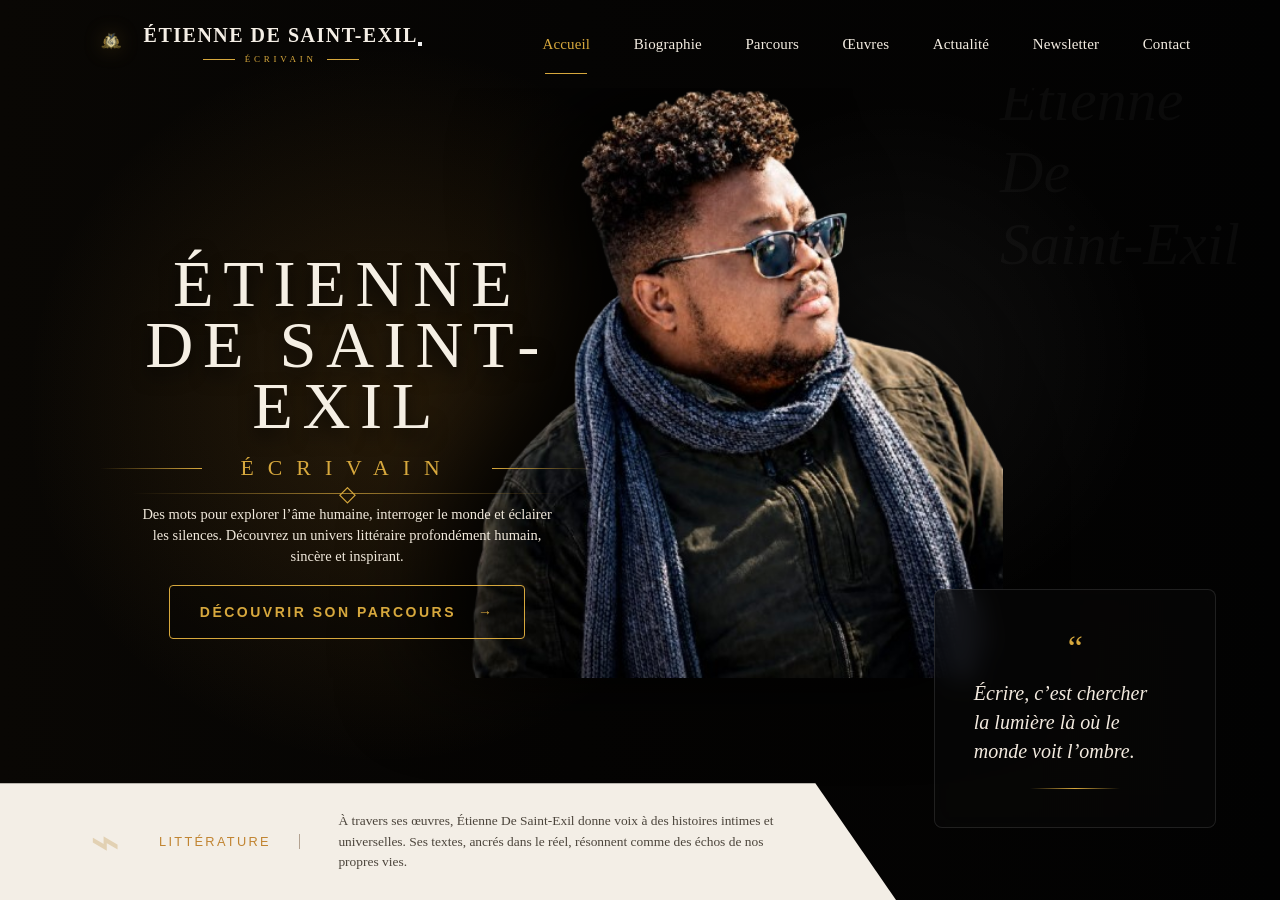
<file: saint-exil-site/index.html>
<!DOCTYPE html>
<html lang="fr">
<head>
  <meta charset="UTF-8" />
  <meta name="viewport" content="width=device-width, initial-scale=1.0" />
  <link rel="icon" href="favicon.png" type="image/png" />
  <title>Étienne De Saint-Exil | Écrivain</title>

  <style>
    * {
      margin: 0;
      padding: 0;
      box-sizing: border-box;
    }

    body {
      font-family: Georgia, "Times New Roman", serif;
      background: #050403;
      color: #f5efe4;
      overflow-x: hidden;
    }

    .page {
      min-height: 100vh;
      background:
        radial-gradient(circle at 30% 45%, rgba(188, 127, 36, 0.18), transparent 35%),
        radial-gradient(circle at 70% 40%, rgba(255, 255, 255, 0.05), transparent 25%),
        linear-gradient(90deg, #090704 0%, #050403 45%, #020202 100%);
      position: relative;
    }

    .mobile-bottom-nav {
      display: none;
    }

    header.navbar {
      width: min(1180px, 86vw);
      height: 88px;
      margin: 0 auto;
      padding: 0;
      display: flex;
      align-items: center;
      justify-content: space-between;
      background: transparent;
      backdrop-filter: none;
      position: relative;
      z-index: 50;
    }

    .brand {
      display: flex;
      align-items: center;
      gap: 12px;
      text-decoration: none;
      color: #f5efe6;
      min-width: 270px;
    }

    .brand img {
      width: 42px;
      height: 42px;
      object-fit: contain;
      position: static;
      left: auto;
      filter: drop-shadow(0 0 10px rgba(215,168,61,.25));
    }

    .brand-text h2 {
      font-size: 20px;
      letter-spacing: 1.5px;
      font-weight: 600;
      text-transform: uppercase;
    }

    .brand-text span {
      display: flex;
      align-items: center;
      justify-content: center;
      gap: 10px;
      margin-top: 7px;
      color: #d7a83d;
      font-size: 9px;
      letter-spacing: 0.42em;
      text-transform: uppercase;
      white-space: nowrap;
    }

    .brand-text span::before,
    .brand-text span::after {
      content: "";
      width: 32px;
      height: 1px;
      background: #d7a83d;
      display: block;
    }

    nav.nav-links {
      display: flex;
      align-items: center;
      justify-content: flex-end;
      gap: clamp(28px, 3.4vw, 48px);
      margin-left: auto;
    }

    nav.nav-links a {
      font-family: Georgia, "Times New Roman", serif;
      font-size: 15px;
      font-weight: 400;
      letter-spacing: 0.01em;
      color: #f4ede2;
      text-decoration: none;
      line-height: 1;
      position: relative;
      transition: color .3s ease, transform .3s ease;
    }

    nav.nav-links a:hover {
      color: #d7a83d;
      transform: translateY(-1px);
    }

    nav.nav-links a.active {
      color: #d7a83d;
    }

    nav.nav-links a.active::after {
      content: "";
      position: absolute;
      left: 50%;
      bottom: -22px;
      width: 42px;
      height: 1px;
      background: #d7a83d;
      transform: translateX(-50%);
    }

    .hero {
      min-height: calc(100vh - 88px);
      display: grid;
      grid-template-columns: minmax(360px, 48%) 1fr;
      align-items: center;
      gap: clamp(20px, 4vw, 70px);
      padding: clamp(30px, 5vw, 70px) clamp(30px, 6vw, 90px) 0;
      position: relative;
      overflow: hidden;
    }

    .hero-left {
      width: 100%;
      max-width: 560px;
      text-align: center;
      z-index: 5;
      margin: 0 auto;
      transform: translateY(-55px);
    }

    .main-blason {
      width: min(46vw, 400px);
      max-width: 100%;
      height: auto;
      margin-bottom: 0;
      position: relative;
      top: auto;
      filter: drop-shadow(0 0 28px rgba(202, 151, 55, 0.35));
    }

    .hero h1 {
      font-size: clamp(42px, 5.2vw, 76px);
      line-height: 0.92;
      font-weight: 400;
      position: relative;
      top: -28px;
      letter-spacing: clamp(5px, .75vw, 12px);
      text-transform: uppercase;
      color: #f5efe4;
      text-shadow: 0 8px 18px rgba(0,0,0,.8);
      margin-bottom: 0;
    }

    .author-role {
      margin: -8px auto 22px;
      color: #d7a83d;
      font-size: clamp(16px, 1.7vw, 24px);
      letter-spacing: clamp(8px, 1.1vw, 14px);
      text-transform: uppercase;
      display: flex;
      align-items: center;
      justify-content: center;
      gap: clamp(18px, 3vw, 42px);
    }

    .author-role::before,
    .author-role::after {
      content: "";
      width: clamp(70px, 8vw, 130px);
      height: 1px;
      background: linear-gradient(90deg, transparent, #d7a83d);
    }

    .author-role::after {
      background: linear-gradient(90deg, #d7a83d, transparent);
    }

    .subtitle {
      margin: 18px auto 26px;
      color: #d7a83d;
      font-size: 24px;
      position: relative;
      top: -40px;
      letter-spacing: 13px;
      text-transform: uppercase;
      display: flex;
      align-items: center;
      justify-content: center;
      gap: 22px;
    }

    .subtitle::before,
    .subtitle::after {
      content: "";
      width: 90px;
      height: 1px;
      background: linear-gradient(90deg, transparent, #d7a83d);
    }

    .subtitle::after {
      background: linear-gradient(90deg, #d7a83d, transparent);
    }

    .divider {
      width: 430px;
      max-width: 80%;
      height: 1px;
      top: -10px;
      background: linear-gradient(90deg, transparent, rgba(215,168,61,.7), transparent);
      margin: 0 auto 18px;
      position: relative;
    }

    .divider::after {
      content: "◇";
      position: absolute;
      left: 50%;
      top: -12px;
      transform: translateX(-50%);
      color: #d7a83d;
      font-size: 22px;
    }

    .intro {
      width: 420px;
      max-width: 90%;
      margin: 0 auto 22px;
      position: relative;
      top: -18px;
      font-size: 14.5px;
      line-height: 1.45;
      color: #f1e9dc;
    }

    .cta {
      display: inline-flex;
      align-items: center;
      gap: 22px;
      padding: 18px 30px;
      border: 1px solid #d7a83d;
      color: #d7a83d;
      text-decoration: none;
      text-transform: uppercase;
      letter-spacing: 2.5px;
      font-size: 14px;
      position: relative;
      top: -22px;
      font-family: Arial, sans-serif;
      font-weight: 600;
      border-radius: 4px;
      background: rgba(0,0,0,.28);
      transition: .3s ease;
    }

    .cta:hover {
      background: #d7a83d;
      color: #050403;
    }

    .portrait {
      position: relative;
      right: 200px;
      bottom: 180px;
      height: auto;
      width: min(46vw, 620px);
      max-height: 78vh;
      max-width: 100%;
      object-fit: contain;
      align-self: end;
      justify-self: end;
      z-index: 4;
      filter: drop-shadow(-40px 0 45px rgba(0,0,0,.9));
    }



    @media (max-width: 900px) {
      .mobile-portrait-row {
        width: 100%;
        display: flex;
        align-items: center;
        justify-content: center;
        gap: clamp(14px, 4vw, 32px);
      }

      .mobile-portrait-row .portrait {
        flex: 0 0 auto;
        margin-left: 0;
        width: min(42vw, 320px);
        max-width: 420px;
      }
    }

    .name-bg {
      position: absolute;
      right: 40px;
      top: -24px;
      font-size: 60px;
      line-height: 1.2;
      color: rgba(255,255,255,.035);
      font-style: italic;
      z-index: 1;
      pointer-events: none;
    }

    .quote-card {
      position: absolute;
      right: clamp(24px, 5vw, 70px);
      bottom: clamp(48px, 8vh, 90px);
      width: clamp(240px, 22vw, 300px);
      padding: clamp(32px, 3vw, 40px);
      border: 1px solid rgba(255,255,255,.11);
      border-radius: 8px;
      background: rgba(9,9,9,.62);
      backdrop-filter: blur(12px);
      z-index: 8;
    }

    .quote-card .mark {
      color: #d7a83d;
      font-size: 34px;
      text-align: center;
      margin-bottom: 12px;
    }

    .quote-card p {
      font-size: 20px;
      line-height: 1.45;
      font-style: italic;
      color: #f3eadf;
    }

    .quote-line {
      width: 90px;
      height: 1px;
      background: linear-gradient(90deg, transparent, #d7a83d, transparent);
      margin: 22px auto 0;
    }

    .bottom-card {
      position: absolute;
      left: 0;
      bottom: 0;

      width: clamp(720px, 70vw, 1080px);
      min-height: clamp(82px, 8vw, 120px);
      height: auto;

      background: #f3eee6;
      color: #4b443b;

      display: grid;
      grid-template-columns: auto auto minmax(260px, 520px);
      align-items: center;
      column-gap: clamp(22px, 3vw, 42px);

      padding: clamp(18px, 2.2vw, 30px)
               clamp(52px, 7vw, 110px)
               clamp(18px, 2.2vw, 30px)
               clamp(56px, 7vw, 92px);

      z-index: 10;
      clip-path: polygon(0 0, 91% 0, 100% 100%, 0% 100%);
    }

    .bottom-card .feather {
      font-size: clamp(38px, 4vw, 52px);
      opacity: .28;
      color: #b98732;
      margin: 0;
      line-height: 1;
    }

    .bottom-title {
      color: #c18431;
      font-size: clamp(12px, 1vw, 15px);
      letter-spacing: clamp(1.5px, .18vw, 2.4px);
      text-transform: uppercase;

      padding-right: clamp(18px, 2.2vw, 36px);
      margin-right: 0;

      border-right: 1px solid rgba(100,70,40,.45);
      font-family: Arial, sans-serif;
      white-space: nowrap;
    }

    .bottom-card p {
      width: auto;
      max-width: 520px;
      font-size: clamp(13px, 1.05vw, 16px);
      line-height: 1.5;
    }

    @media (max-width: 1000px) {
      header.navbar {
        width: 90vw;
        height: 78px;
        padding: 0;
      }

      .brand {
        min-width: auto;
        gap: 10px;
      }

      .brand img {
        width: 34px;
        height: 34px;
      }

      .brand-text h2 {
        font-size: 11px;
      }

      .brand-text span {
        font-size: 7px;
        letter-spacing: 0.32em;
      }

      .brand-text span::before,
      .brand-text span::after {
        width: 20px;
      }

      .hero {
        display: flex;
        flex-direction: column;
        align-items: center;
        text-align: center;
        padding: 30px 20px 0;
        gap: 30px;
      }

      .hero-left {
        width: 100%;
        max-width: 100%;
      }

      .hero h1 {
        font-size: clamp(48px, 11vw, 72px);
        line-height: .95;
        top: 0;
        letter-spacing: 2px;
      }

      .subtitle {
        top: 0;
        font-size: 22px;
        letter-spacing: 8px;
      }

      .divider {
        top: 0;
      }

      .intro {
        top: 0;
        width: 100%;
        max-width: 500px;
        font-size: 18px;
        line-height: 1.7;
      }

      .cta {
        top: 0;
      }

      .portrait {
        position: relative;
        right: auto;
        bottom: auto;
        width: 90vw;
        max-width: 420px;
        height: auto;
        margin-top: 20px;
        align-self: center;
        justify-self: center;
      }

      .quote-card {
        position: relative;
        right: auto;
        bottom: auto;
        width: min(90vw, 380px);
        margin: 0 auto;
        display: block;
      }

      .name-bg {
        display: block;
        font-size: 80px;
        right: 10px;
        top: 55%;
        opacity: .04;
      }

      .bottom-card {
        position: relative;
        width: 100%;
        height: auto;
        padding: 35px 25px;
        clip-path: none;
        display: flex;
        align-items: flex-start;
      }

      .bottom-card p {
        width: auto;
      }
    }
    
    /* MOBILE - HERO TOP */
    @media (max-width: 820px) {
      .hero {
        display: flex;
        flex-direction: column;
        align-items: center;
        text-align: center;
        min-height: auto;
        padding: 30px 16px 0;
        gap: 26px;
        overflow: visible;
      }

      .hero-left {
        width: 100%;
        max-width: 100%;
        padding-bottom: 0;
        margin: 0 auto;
        position: relative;
        z-index: 5;
      }

      .hero-left h1{
        font-size: clamp(35px, 12vw, 60px);
        line-height: 0.95;
        top: 0;
        letter-spacing: 2px;
        margin-top: 18px;
      }

      .hero h1 {
        font-size: clamp(42px, 13vw, 66px);
        line-height: 0.92;
        top: 0;
        letter-spacing: 3px;
        margin-top: 18px;
      }

      .author-role {
        margin: 14px auto 22px;
        font-size: 18px;
        letter-spacing: 9px;
        gap: 18px;
      }

      .author-role::before,
      .author-role::after {
        width: 70px;
      }

      .subtitle {
        top: 11px;
        font-size: 20px;
        letter-spacing: 8px;
        margin: 22px auto 22px;
      }

      .subtitle::before,
      .subtitle::after {
        width: 70px;
      }

      .divider {
        top: 0;
        width: 78%;
        margin-bottom: 24px;
      }

      .intro {
        top: 0;
        width: 100%;
        max-width: 520px;
        font-size: 18px;
        line-height: 1.62;
        margin-bottom: 24px;
      }

      .cta {
        top: 0;
        min-width: min(92vw, 360px);
        justify-content: center;
        margin-bottom: 18px;
      }

      /* MOBILE - PORTRAIT AUTHOR */
      .portrait {
        position: relative;
        right: auto;
        bottom: 60px;
        width: min(7vw, 30px);
        height: 290px;
        max-height: none;
        margin-top: 8px;
        margin-left: 200px; /* MODIFIE ICI pour déplacer l’auteur vers la gauche/droite */
        align-self: flex-start;
        justify-self: auto;
        z-index: 4;
        filter: drop-shadow(-30px 0 42px rgba(0,0,0,.85));
      }

      /* MOBILE - SIGNATURE BACKGROUND */
      .name-bg {
        display: block;
        position: absolute;
        right: -18px; /* MODIFIE ICI pour déplacer la signature horizontalement */
        top: 57%; /* MODIFIE ICI pour monter/descendre la signature */
        font-size: clamp(62px, 20vw, 96px);
        line-height: 0.95;
        color: rgba(255,255,255,.055);
        font-style: italic;
        z-index: 2;
        pointer-events: none;
      }

      /* MOBILE - QUOTE CARD */
      .quote-card {
        position: relative;
        right: auto;
        bottom: -80px; /* MODIFIE ICI pour ajuster la position verticale de la carte de citation */

        width: min(2vw, 1px); /* reduced width for better mobile fit */
        min-height: 1px; /* reduced height */
        padding: 28px 22px;

        margin-top: -150px; /* lift slightly less */
        margin-left: auto; /* keep the card to the right */
        margin-right: -6px; /* small offset to the right */

        display: flex;
        flex-direction: column;
        justify-content: center;
        align-items: center;

        z-index: 8;
        border: 1px solid rgba(215,168,61,.38);
        border-radius: 8px;
        background: rgba(9,9,9,.74);
        backdrop-filter: blur(12px);
      }

      .quote-card .mark {
        font-size: 34px;
        margin-bottom: 14px;
        color: #d7a83d;
      }

      .quote-card p {
        font-size: 18px;
        line-height: 1.45;
        text-align: center;
      }

      .quote-line {
        width: 88px;
        margin-top: 28px;
      }

      /* MOBILE - BOTTOM LITERATURE CARD */
      .bottom-card {
        position: relative;
        left: auto;
        bottom: auto;
        width: calc(100% + 32px);
        min-height: 150px;
        height: auto;
        margin: 28px -16px 0;
        padding: 24px 22px 24px;
        display: grid;
        grid-template-columns: 34px 1px 1fr;
        column-gap: 16px;
        align-items: start;
        background: #f3eee6;
        color: #3f352d;
        clip-path: polygon(0 0, 88% 0, 100% 20%, 100% 100%, 0 100%);
        z-index: 10;
      }

      .bottom-card .feather {
        display: block;
        grid-column: 1;
        grid-row: 1 / span 2;
        font-size: 24px;
        line-height: 1;
        opacity: .32;
        color: #c18431;
        margin-top: 6px;
      }

      .bottom-card::before {
        content: "";
        grid-column: 2;
        grid-row: 1 / span 2;
        width: 1px;
        height: 94px;
        background: rgba(100,70,40,.45);
      }

      .bottom-title {
        grid-column: 3;
        grid-row: 1;
        font-size: 11px;
        letter-spacing: 2px;
        margin: 0 0 10px;
        padding: 0;
        border: none;
        color: #c18431;
        text-transform: uppercase;
        text-align: left;
      }

      .bottom-card p {
        grid-column: 3;
        grid-row: 2;
        width: 100%;
        max-width: 100%;
        font-size: 13.5px;
        line-height: 1.55;
        color: #3f352d;
        text-align: left;
      }

      body {
        padding-bottom: 78px;
      }

      .mobile-bottom-nav {
        position: fixed;
        left: 0;
        right: 0;
        bottom: 0;
        height: 72px;
        background: rgba(5,5,5,.96);
        border-top: 1px solid rgba(215,168,61,.18);
        display: grid;
        grid-template-columns: repeat(6, 1fr);
        z-index: 9999;
        backdrop-filter: blur(12px);
      }

      .mobile-bottom-nav a {
        color: rgba(245,239,230,.65);
        text-decoration: none;
        display: flex;
        flex-direction: column;
        align-items: center;
        justify-content: center;
        gap: 4px;
        font-size: 12px;
      }

      .mobile-bottom-nav a.active {
        color: #d7a83d;
      }

      .mobile-icon {
        width: 24px;
        height: 24px;
        display: grid;
        place-items: center;
        color: currentColor;
      }

      .mobile-icon svg {
        width: 23px;
        height: 23px;
        display: block;
        fill: none;
        stroke: currentColor;
      }

      .mobile-bottom-nav a.active .mobile-icon svg {
        stroke: #d7a83d;
      }

      .mobile-bottom-nav small {
        font-size: 12px;
      }

      .nav-links,
      .menu-btn,
      .menu-toggle,
      .hamburger,
      .mobile-menu {
        display: none !important;
      }
    }

    /* MOBILE - SMALL PHONE ADJUSTMENTS */
    @media (max-width: 520px) {
      .portrait {
        width: 96vw;
        margin-left: -82px; /* MODIFIE ICI */
      }

      .name-bg {
        top: 57%;
        right: -28px;
        font-size: 64px;
      }

      .quote-card {
        width: min(64vw, 260px); /* reduced width for small phones */
        min-height: 160px; /* reduced height */
        margin-top: -130px; /* slightly less negative */
        margin-right: -6px; /* small offset */
        padding: 22px 16px;
      }

      .quote-card .mark {
        font-size: 32px;
        margin-bottom: 10px;
      }

      .quote-card p {
        font-size: 16px;
        line-height: 1.45;
      }

      .hero h1 {
        font-size: clamp(36px, 12vw, 54px);
        line-height: 0.92;
      }

      .author-role {
        font-size: 15px;
        letter-spacing: 7px;
        gap: 14px;
      }

      .author-role::before,
      .author-role::after {
        width: 50px;
      }

      .papa{
        position:relative;
        top: -47px;
      }

      /* MOBILE - SMALL PHONE BOTTOM CARD */
      .bottom-card {
        height: 5px;
        margin: 32px -16px 0;
        padding: 28px 20px 30px;

        grid-template-columns: 36px 1px 1fr;
        column-gap: 16px;

        clip-path: polygon(0 0, 86% 0, 100% 18%, 100% 100%, 0 100%);
      }

      .bottom-card .feather {
        font-size: 30px;
      }

      .bottom-card::before {
        height: 180px;
      }

      .bottom-title {
        font-size: 11px;
        letter-spacing: 2px;
      }

      .bottom-card p {
        font-size: 13.5px;
        line-height: 1.5;
      }

      .mobile-portrait-row {
        align-items: flex-end;
        justify-content: center;
        gap: 10px;
      }

      .mobile-portrait-row .portrait {
        width: min(58vw, 260px);
        margin-left: 0;
        margin-top: 0;
      }
    }
  </style>
</head>

<body>
  <main class="page">

    <header class="navbar">
      <div class="brand">
        <img src="ecusson.png" alt="Logo Étienne De Saint-Exil">
        <div class="brand-text">
          <h2>Étienne De Saint-Exil</h2>
          <span>Écrivain</span>
        </div>
      </div>

      <button class="menu-btn" aria-label="Ouvrir le menu">
        <span></span><span></span>
      </button>

      <nav class="nav-links">
        <a href="index.html" class="active">Accueil</a>
        <a href="biography.html">Biographie</a>
        <a href="parcours.html">Parcours</a>
        <a href="oeuvres.html">Œuvres</a>
        <a href="actualite.html">Actualité</a>
        <a href="newsletter.html">Newsletter</a>
        <a href="contact.html">Contact</a>
      </nav>
    </header>

    <section class="hero">

      <div class="name-bg">
        Étienne<br>
        De<br>
        Saint-Exil
      </div>

      <div class="hero-left">
        <!--<img src="blasons.png" alt="Blason FSE" class="main-blason">-->

        <h1>
          Étienne<br>
          De Saint-Exil
        </h1>

        <div class="author-role">Écrivain</div>

        <!--<div class="subtitle">Étienne De Saint-Exil</div>-->

        <div class="divider"></div>

        <p class="intro">
          Des mots pour explorer l’âme humaine,
          interroger le monde et éclairer les silences.
          Découvrez un univers littéraire profondément
          humain, sincère et inspirant.
        </p>

        <a href="parcours.html" class="cta">
          DÉCOUVRIR SON PARCOURS
          <span>→</span>
        </a>
      </div>

      <div class="mobile-portrait-row">
        <img src="fotow2.png" alt="Portrait Étienne De Saint-Exil" class="portrait">
      </div>

      <div class="quote-card">
        <div class="mark">“</div>
        <p>
          Écrire, c’est chercher<br>
          la lumière là où le<br>
          monde voit l’ombre.
        </p>
        <div class="quote-line"></div>
      </div>

      <div class="bottom-card">
        <div class="feather">⌁</div>
        <div class="bottom-title">Littérature</div>
        <p class="papa">
          À travers ses œuvres, Étienne De Saint-Exil donne voix à
          des histoires intimes et universelles. Ses textes, ancrés dans
          le réel, résonnent comme des échos de nos propres vies.
        </p>
      </div>

    </section>

  </main>

  <nav class="mobile-bottom-nav">
    <a href="index.html" class="active">
      <span class="mobile-icon" aria-hidden="true">
        <svg xmlns="http://www.w3.org/2000/svg" width="24" height="24" viewBox="0 0 24 24" fill="none" stroke="currentColor" stroke-width="2" stroke-linecap="round" stroke-linejoin="round" class="lucide lucide-house-icon lucide-house"><path d="M15 21v-8a1 1 0 0 0-1-1h-4a1 1 0 0 0-1 1v8"/><path d="M3 10a2 2 0 0 1 .709-1.528l7-6a2 2 0 0 1 2.582 0l7 6A2 2 0 0 1 21 10v9a2 2 0 0 1-2 2H5a2 2 0 0 1-2-2z"/></svg>
      </span>
      <small>Accueil</small>
    </a>
    <a href="biography.html">
      <span class="mobile-icon" aria-hidden="true">
        <svg xmlns="http://www.w3.org/2000/svg" width="24" height="24" viewBox="0 0 24 24" fill="none" stroke="currentColor" stroke-width="2" stroke-linecap="round" stroke-linejoin="round" class="lucide lucide-user-icon lucide-user"><path d="M19 21v-2a4 4 0 0 0-4-4H9a4 4 0 0 0-4 4v2"/><circle cx="12" cy="7" r="4"/></svg>
      </span>
      <small>Biographie</small>
    </a>
    
    <a href="oeuvres.html">
      <span class="mobile-icon" aria-hidden="true">
        <svg xmlns="http://www.w3.org/2000/svg" width="24" height="24" viewBox="0 0 24 24" fill="none" stroke="currentColor" stroke-width="2" stroke-linecap="round" stroke-linejoin="round" class="lucide lucide-book-open-icon lucide-book-open"><path d="M12 7v14"/><path d="M3 18a1 1 0 0 1-1-1V4a1 1 0 0 1 1-1h5a4 4 0 0 1 4 4 4 4 0 0 1 4-4h5a1 1 0 0 1 1 1v13a1 1 0 0 1-1 1h-6a3 3 0 0 0-3 3 3 3 0 0 0-3-3z"/></svg>
      </span>
      <small>Œuvres</small>
    </a>
    <a href="actualite.html">
      <span class="mobile-icon" aria-hidden="true">
        <svg xmlns="http://www.w3.org/2000/svg" width="24" height="24" viewBox="0 0 24 24" fill="none" stroke="currentColor" stroke-width="2" stroke-linecap="round" stroke-linejoin="round" class="lucide lucide-newspaper-icon lucide-newspaper"><path d="M15 18h-5"/><path d="M18 14h-8"/><path d="M4 22h16a2 2 0 0 0 2-2V4a2 2 0 0 0-2-2H8a2 2 0 0 0-2 2v16a2 2 0 0 1-4 0v-9a2 2 0 0 1 2-2h2"/><rect width="8" height="4" x="10" y="6" rx="1"/></svg>
      </span>
      <small>Actualité</small>
    </a>
    <a href="newsletter.html">
      <span class="mobile-icon" aria-hidden="true">
        <svg xmlns="http://www.w3.org/2000/svg"
             width="24"
             height="24"
             viewBox="0 0 24 24"
             fill="none"
             stroke="currentColor"
             stroke-width="2"
             stroke-linecap="round"
             stroke-linejoin="round"
             class="lucide lucide-mails-icon lucide-mails">
          <path d="M17 19a2 2 0 0 1-2 2H4a2 2 0 0 1-2-2v-8a2 2 0 0 1 1-1.732"/>
          <path d="m22 5.5-6.419 4.179a2 2 0 0 1-2.162 0L7 5.5"/>
          <rect x="7" y="3" width="15" height="12" rx="2"/>
        </svg>
      </span>
      <small>Newsletter</small>
    </a>
    <a href="contact.html">
      <span class="mobile-icon" aria-hidden="true">
        <svg xmlns="http://www.w3.org/2000/svg" width="24" height="24" viewBox="0 0 24 24" fill="none" stroke="currentColor" stroke-width="2" stroke-linecap="round" stroke-linejoin="round" class="lucide lucide-circle-user-icon lucide-circle-user"><circle cx="12" cy="12" r="10"/><circle cx="12" cy="10" r="3"/><path d="M7 20.662V19a2 2 0 0 1 2-2h6a2 2 0 0 1 2 2v1.662"/></svg>
      </span>
      <small>Contact</small>
    </a>
  </nav>
</body>
</html>
</file>
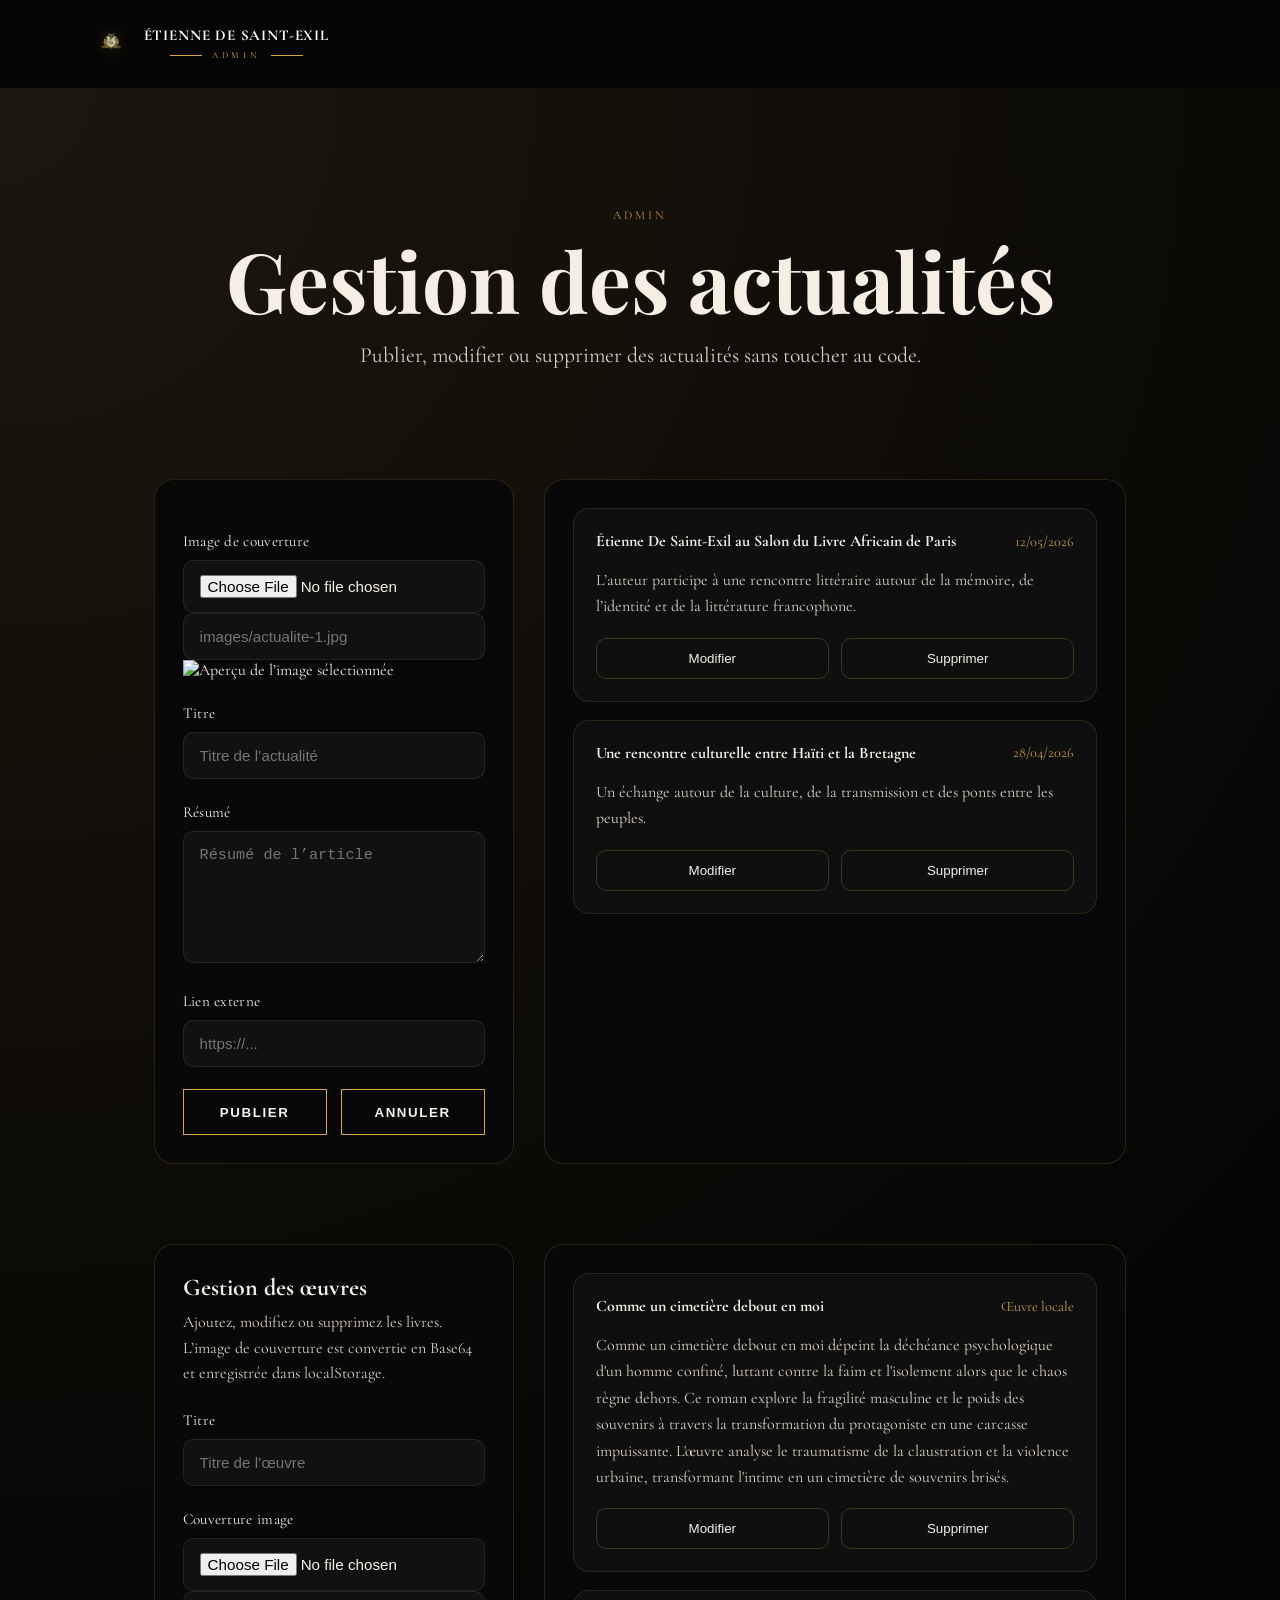
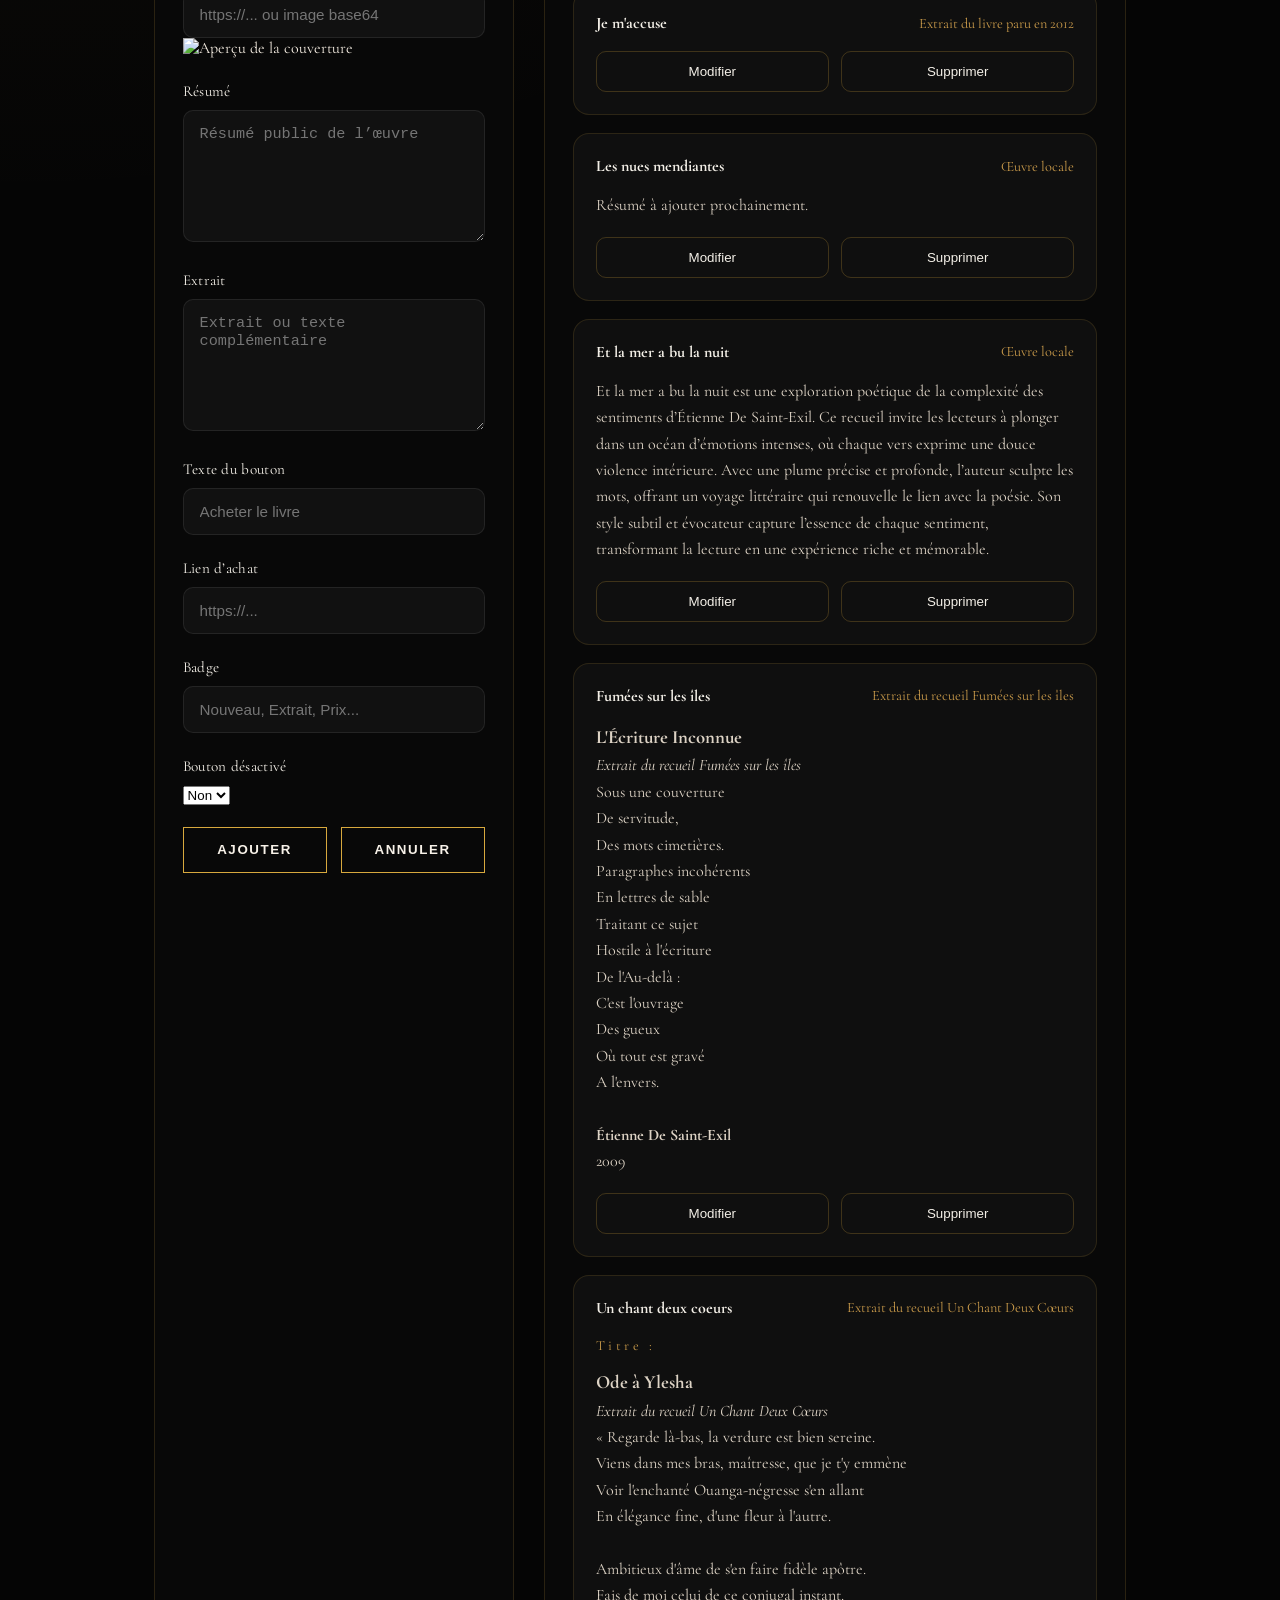
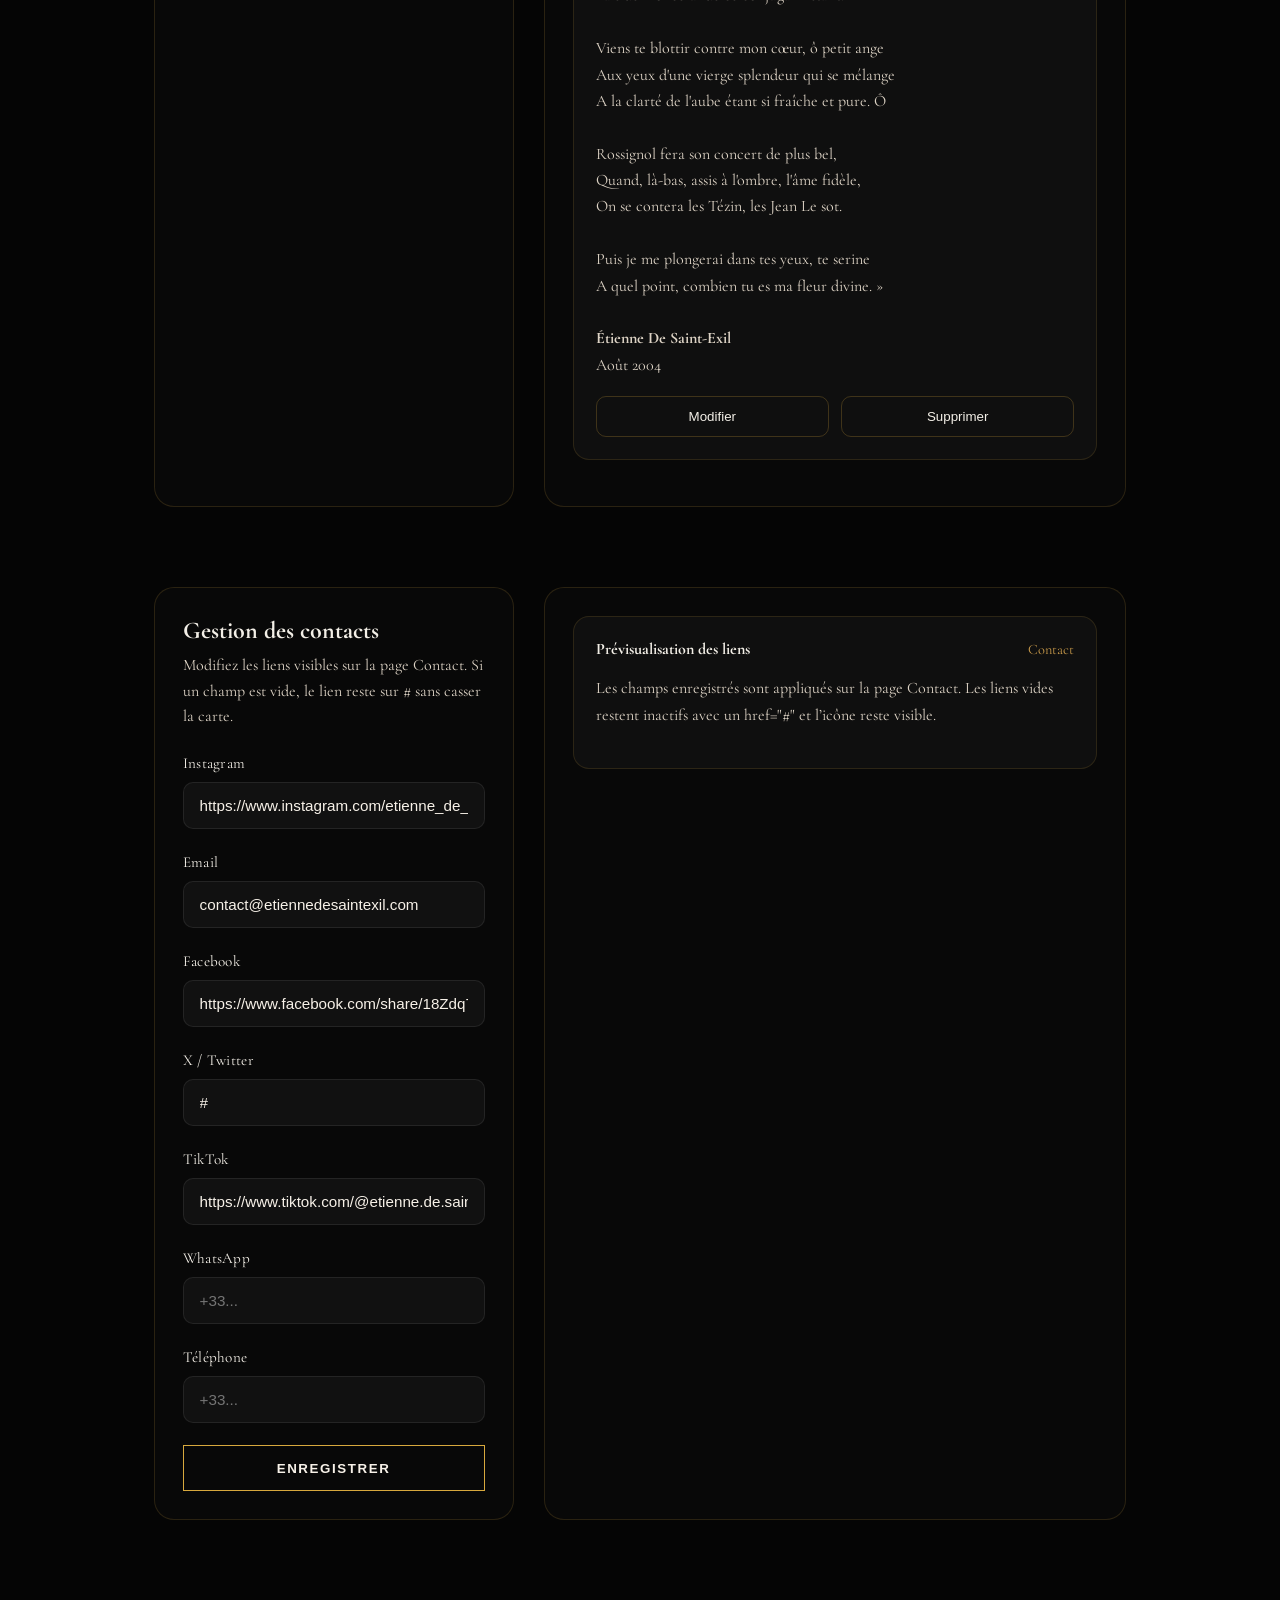
<file: saint-exil-site/admin-news.html>
<!DOCTYPE html>
<html lang="fr">
<head>
  <meta charset="UTF-8" />
  <meta name="viewport" content="width=device-width, initial-scale=1.0" />
  <title>Admin Actualités — Étienne De Saint-Exil</title>
  <link rel="preconnect" href="https://fonts.googleapis.com">
  <link rel="preconnect" href="https://fonts.gstatic.com" crossorigin>
  <link href="https://fonts.googleapis.com/css2?family=Cormorant+Garamond:wght@400;500;600;700&family=Montserrat:wght@300;400;500;600&family=Playfair+Display:wght@400;500;600;700&family=Great+Vibes&display=swap" rel="stylesheet">
  <link rel="stylesheet" href="style.css" />
</head>
<body>
  <header class="navbar">
    <div class="brand">
      <img src="ecusson.png" alt="Logo Étienne De Saint-Exil">
      <div class="brand-text">
        <h2>Étienne De Saint-Exil</h2>
        <span>Admin</span>
      </div>
    </div>
  </header>

  <main class="news-page">
    <section class="news-hero">
      <span class="section-label">ADMIN</span>
      <h1>Gestion des actualités</h1>
      <p>Publier, modifier ou supprimer des actualités sans toucher au code.</p>
    </section>

    <section class="news-layout admin-news-layout">
      <div class="admin-news-panel">
        <form id="newsForm" class="admin-news-form">
          <input type="hidden" id="newsId" name="id" />

          <label for="newsImageFile">Image de couverture</label>
          <input id="newsImageFile" name="imageFile" type="file" accept="image/*" />
          <input id="newsImage" name="image" type="text" placeholder="images/actualite-1.jpg" />
          <div class="news-image-preview-wrapper">
            <img id="newsImagePreview" alt="Aperçu de l’image sélectionnée" hidden />
          </div>

          <label for="newsTitle">Titre</label>
          <input id="newsTitle" name="title" type="text" placeholder="Titre de l’actualité" required />

          <label for="newsExcerpt">Résumé</label>
          <textarea id="newsExcerpt" name="excerpt" rows="4" placeholder="Résumé de l’article" required></textarea>

          <label for="newsUrl">Lien externe</label>
          <input id="newsUrl" name="articleUrl" type="url" placeholder="https://..." />

          <div class="admin-news-buttons">
            <button id="newsSubmitBtn" type="submit">Publier</button>
            <button id="newsCancelBtn" type="button">Annuler</button>
          </div>
        </form>
      </div>

      <div class="admin-news-list" id="adminNewsList"></div>
    </section>

    <section class="news-layout admin-news-layout">
      <div class="admin-news-panel">
        <h2 style="margin-bottom: 8px; color: #f3efe7;">Gestion des œuvres</h2>
        <p style="color: #ddd3c5; line-height: 1.6; margin-bottom: 8px;">Ajoutez, modifiez ou supprimez les livres. L’image de couverture est convertie en Base64 et enregistrée dans localStorage.</p>

        <form id="bookForm" class="admin-news-form">
          <input type="hidden" id="bookId" name="id" />

          <label for="bookTitle">Titre</label>
          <input id="bookTitle" name="title" type="text" placeholder="Titre de l’œuvre" required />

          <label for="bookCoverFile">Couverture image</label>
          <input id="bookCoverFile" name="coverFile" type="file" accept="image/*" />
          <input id="bookCover" name="cover" type="text" placeholder="https://... ou image base64" />
          <div class="news-image-preview-wrapper">
            <img id="bookCoverPreview" alt="Aperçu de la couverture" hidden />
          </div>

          <label for="bookSummary">Résumé</label>
          <textarea id="bookSummary" name="summary" rows="4" placeholder="Résumé public de l’œuvre"></textarea>

          <label for="bookExcerpt">Extrait</label>
          <textarea id="bookExcerpt" name="excerpt" rows="4" placeholder="Extrait ou texte complémentaire"></textarea>

          <label for="bookBuyText">Texte du bouton</label>
          <input id="bookBuyText" name="buyText" type="text" placeholder="Acheter le livre" />

          <label for="bookBuyLink">Lien d’achat</label>
          <input id="bookBuyLink" name="buyLink" type="url" placeholder="https://..." />

          <label for="bookBadge">Badge</label>
          <input id="bookBadge" name="badge" type="text" placeholder="Nouveau, Extrait, Prix..." />

          <label for="bookDisabledBuy">Bouton désactivé</label>
          <select id="bookDisabledBuy" name="disabledBuy">
            <option value="false">Non</option>
            <option value="true">Oui</option>
          </select>

          <div class="admin-news-buttons">
            <button id="bookSubmitBtn" type="submit">Ajouter</button>
            <button id="bookCancelBtn" type="button">Annuler</button>
          </div>
        </form>
      </div>

      <div class="admin-news-list" id="adminBooksList"></div>
    </section>

    <section class="news-layout admin-news-layout">
      <div class="admin-news-panel">
        <h2 style="margin-bottom: 8px; color: #f3efe7;">Gestion des contacts</h2>
        <p style="color: #ddd3c5; line-height: 1.6; margin-bottom: 8px;">Modifiez les liens visibles sur la page Contact. Si un champ est vide, le lien reste sur # sans casser la carte.</p>

        <form id="contactForm" class="admin-news-form">
          <label for="contactInstagram">Instagram</label>
          <input id="contactInstagram" name="instagram" type="text" placeholder="https://..." />

          <label for="contactEmail">Email</label>
          <input id="contactEmail" name="email" type="email" placeholder="contact@..." />

          <label for="contactFacebook">Facebook</label>
          <input id="contactFacebook" name="facebook" type="text" placeholder="https://..." />

          <label for="contactTwitter">X / Twitter</label>
          <input id="contactTwitter" name="twitter" type="text" placeholder="https://x.com/..." />

          <label for="contactTikTok">TikTok</label>
          <input id="contactTikTok" name="tiktok" type="text" placeholder="https://www.tiktok.com/..." />

          <label for="contactWhatsApp">WhatsApp</label>
          <input id="contactWhatsApp" name="whatsapp" type="text" placeholder="+33..." />

          <label for="contactPhone">Téléphone</label>
          <input id="contactPhone" name="phone" type="text" placeholder="+33..." />

          <div class="admin-news-buttons">
            <button id="contactSubmitBtn" type="submit">Enregistrer</button>
          </div>
        </form>
      </div>

      <div class="admin-news-list">
        <article class="admin-news-card">
          <div class="admin-news-card-inner">
            <div class="admin-news-meta">
              <strong>Prévisualisation des liens</strong>
              <span>Contact</span>
            </div>
            <div class="admin-news-text">Les champs enregistrés sont appliqués sur la page Contact. Les liens vides restent inactifs avec un href="#" et l’icône reste visible.</div>
          </div>
        </article>
      </div>
    </section>
  </main>

  <script src="script.js"></script>
</body>
</html>
</file>
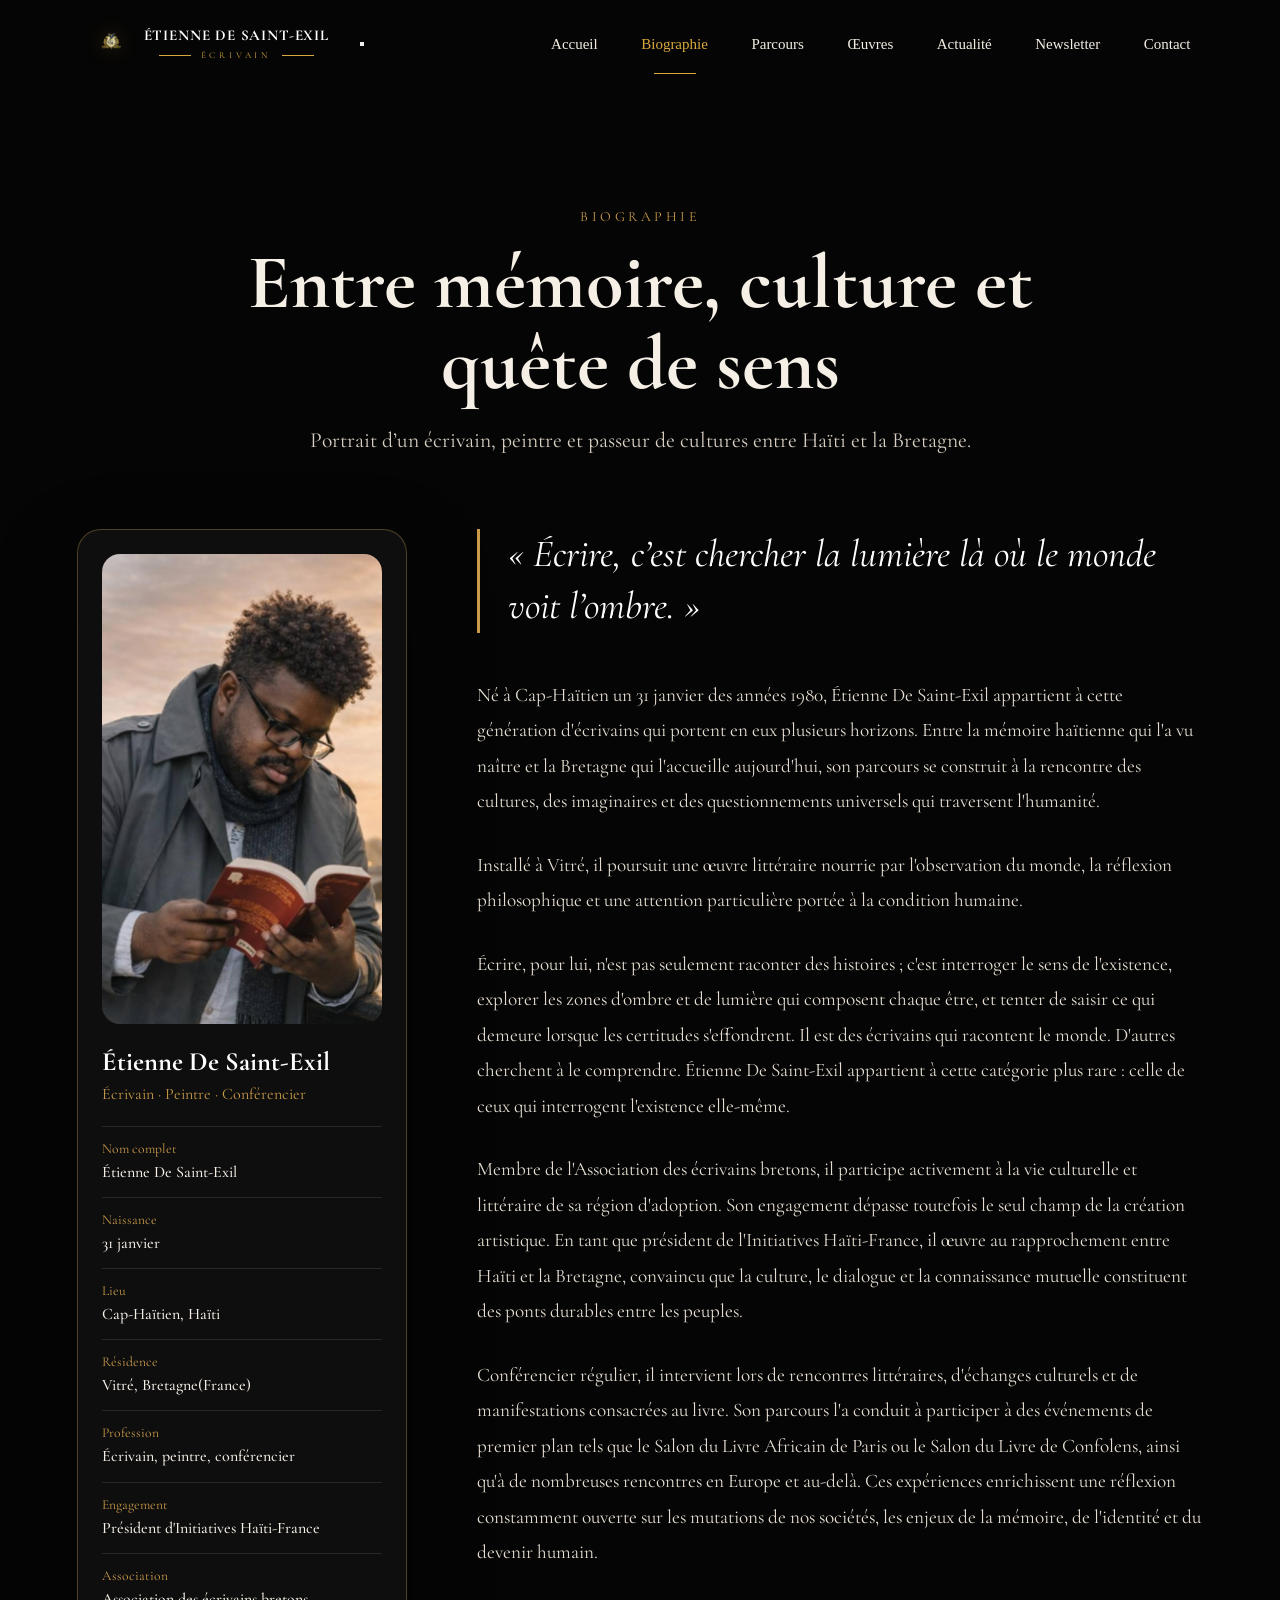
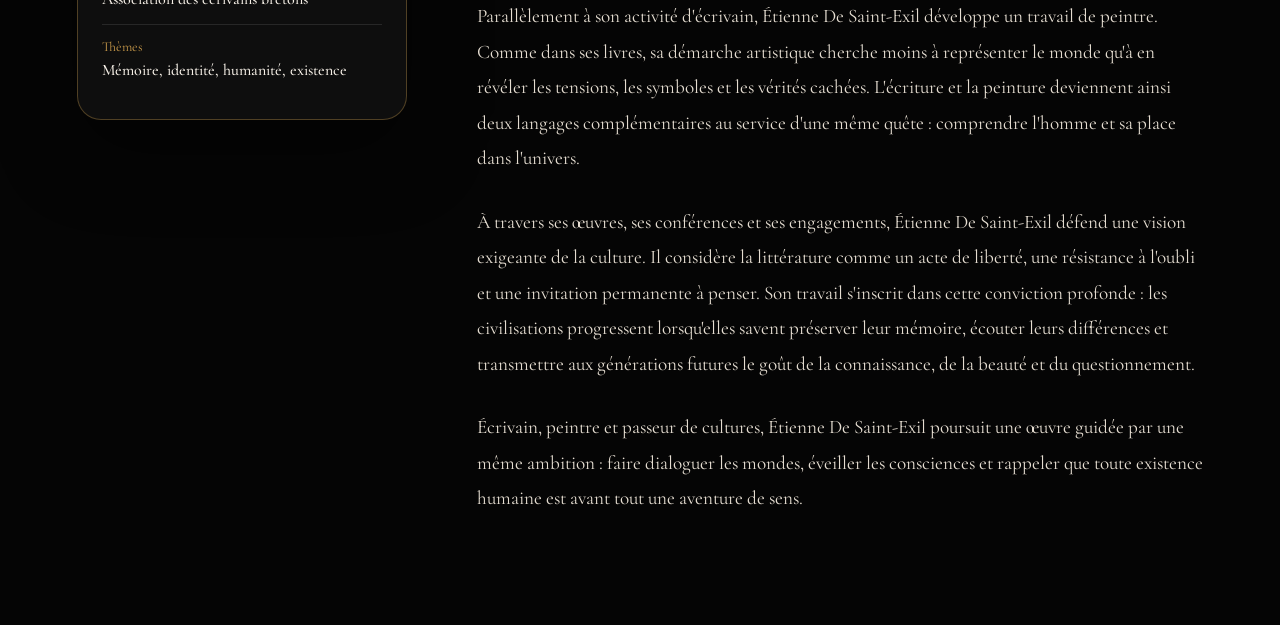
<file: saint-exil-site/biography.html>
<!DOCTYPE html>
<html lang="fr">
<head>
  <meta charset="UTF-8" />
  <meta name="viewport" content="width=device-width, initial-scale=1.0" />
  <title>Biographie — Étienne De Saint-Exil</title>
  <link rel="preconnect" href="https://fonts.googleapis.com">
  <link rel="preconnect" href="https://fonts.gstatic.com" crossorigin>
  <link href="https://fonts.googleapis.com/css2?family=Cormorant+Garamond:wght@400;500;600;700&family=Montserrat:wght@300;400;500;600&family=Playfair+Display:wght@400;500;600;700&family=Great+Vibes&display=swap" rel="stylesheet">
  <link rel="stylesheet" href="style.css">
</head>
<body>
  <header>
    <div class="navbar">
      <div class="brand">
        <img src="ecusson.png" alt="Logo Étienne De Saint-Exil">
        <div class="brand-text">
          <h2>Étienne De Saint-Exil</h2>
          <span>Écrivain</span>
        </div>
      </div>

      <button class="menu-btn" aria-label="Ouvrir le menu">
        <span></span><span></span>
      </button>

      <nav class="nav-links">
        <a href="index.html">Accueil</a>
        <a class="active" href="biography.html">Biographie</a>
         <a href="parcours.html">Parcours</a>
        <a href="oeuvres.html">Œuvres</a>
        <a href="actualite.html">Actualité</a>
        <a href="newsletter.html">Newsletter</a>
        <a href="contact.html">Contact</a>
      </nav>
    </div>
  </header>

  <main class="bio-page">

    <section class="bio-intro">
      <span class="section-label">BIOGRAPHIE</span>
      <h1>Entre mémoire, culture et quête de sens</h1>
      <p>Portrait d’un écrivain, peintre et passeur de cultures entre Haïti et la Bretagne.</p>
    </section>

    <section class="bio-layout">

      <aside class="bio-author-card">
        <img src="portrait2.jpeg" alt="Portrait de Étienne De Saint-Exil">
        <h2>Étienne De Saint-Exil</h2>
        <p class="bio-role">Écrivain · Peintre · Conférencier</p>

        <div class="bio-info">
          <div><span>Nom complet</span><strong>Étienne De Saint-Exil</strong></div>
          <div><span>Naissance</span><strong>31 janvier</strong></div>
          <div><span>Lieu</span><strong>Cap-Haïtien, Haïti</strong></div>
          <div><span>Résidence</span><strong>Vitré, Bretagne(France)</strong></div>
          <div><span>Profession</span><strong>Écrivain, peintre, conférencier</strong></div>
          <div><span>Engagement</span><strong>Président d'Initiatives Haïti-France</strong></div>
          <div><span>Association</span><strong>Association des écrivains bretons</strong></div>
          <div><span>Thèmes</span><strong>Mémoire, identité, humanité, existence</strong></div>
        </div>
      </aside>

      <article class="bio-content">
        <blockquote>« Écrire, c’est chercher la lumière là où le monde voit l’ombre. »</blockquote>

        <p>Né à Cap-Haïtien un 31 janvier des années 1980, Étienne De Saint-Exil appartient à cette génération d'écrivains qui portent en eux plusieurs horizons. Entre la mémoire haïtienne qui l'a vu naître et la Bretagne qui l'accueille aujourd'hui, son parcours se construit à la rencontre des cultures, des imaginaires et des questionnements universels qui traversent l'humanité.</p>

        <p>Installé à Vitré, il poursuit une œuvre littéraire nourrie par l'observation du monde, la réflexion philosophique et une attention particulière portée à la condition humaine.</p>

        <p>Écrire, pour lui, n'est pas seulement raconter des histoires ; c'est interroger le sens de l'existence, explorer les zones d'ombre et de lumière qui composent chaque être, et tenter de saisir ce qui demeure lorsque les certitudes s'effondrent. Il est des écrivains qui racontent le monde. D'autres cherchent à le comprendre. Étienne De Saint-Exil appartient à cette catégorie plus rare : celle de ceux qui interrogent l'existence elle-même.</p>

        <p>Membre de l'Association des écrivains bretons, il participe activement à la vie culturelle et littéraire de sa région d'adoption. Son engagement dépasse toutefois le seul champ de la création artistique. En tant que président de l'Initiatives Haïti-France, il œuvre au rapprochement entre Haïti et la Bretagne, convaincu que la culture, le dialogue et la connaissance mutuelle constituent des ponts durables entre les peuples.</p>

        <p>Conférencier régulier, il intervient lors de rencontres littéraires, d'échanges culturels et de manifestations consacrées au livre. Son parcours l'a conduit à participer à des événements de premier plan tels que le Salon du Livre Africain de Paris ou le Salon du Livre de Confolens, ainsi qu'à de nombreuses rencontres en Europe et au-delà. Ces expériences enrichissent une réflexion constamment ouverte sur les mutations de nos sociétés, les enjeux de la mémoire, de l'identité et du devenir humain.</p>

        <p>Parallèlement à son activité d'écrivain, Étienne De Saint-Exil développe un travail de peintre. Comme dans ses livres, sa démarche artistique cherche moins à représenter le monde qu'à en révéler les tensions, les symboles et les vérités cachées. L'écriture et la peinture deviennent ainsi deux langages complémentaires au service d'une même quête : comprendre l'homme et sa place dans l'univers.</p>

        <p>À travers ses œuvres, ses conférences et ses engagements, Étienne De Saint-Exil défend une vision exigeante de la culture. Il considère la littérature comme un acte de liberté, une résistance à l'oubli et une invitation permanente à penser. Son travail s'inscrit dans cette conviction profonde : les civilisations progressent lorsqu'elles savent préserver leur mémoire, écouter leurs différences et transmettre aux générations futures le goût de la connaissance, de la beauté et du questionnement.</p>

        <p>Écrivain, peintre et passeur de cultures, Étienne De Saint-Exil poursuit une œuvre guidée par une même ambition : faire dialoguer les mondes, éveiller les consciences et rappeler que toute existence humaine est avant tout une aventure de sens.</p>
      </article>

    </section>

  </main>

  <nav class="mobile-bottom-nav">
    <a href="index.html">
      <span class="mobile-icon" aria-hidden="true">
        <svg xmlns="http://www.w3.org/2000/svg" width="24" height="24" viewBox="0 0 24 24" fill="none" stroke="currentColor" stroke-width="2" stroke-linecap="round" stroke-linejoin="round" class="lucide lucide-house-icon lucide-house"><path d="M15 21v-8a1 1 0 0 0-1-1h-4a1 1 0 0 0-1 1v8"/><path d="M3 10a2 2 0 0 1 .709-1.528l7-6a2 2 0 0 1 2.582 0l7 6A2 2 0 0 1 21 10v9a2 2 0 0 1-2 2H5a2 2 0 0 1-2-2z"/></svg>
      </span>
      <small>Accueil</small>
    </a>
    <a href="biography.html" class="active">
      <span class="mobile-icon" aria-hidden="true">
        <svg xmlns="http://www.w3.org/2000/svg" width="24" height="24" viewBox="0 0 24 24" fill="none" stroke="currentColor" stroke-width="2" stroke-linecap="round" stroke-linejoin="round" class="lucide lucide-user-icon lucide-user"><path d="M19 21v-2a4 4 0 0 0-4-4H9a4 4 0 0 0-4 4v2"/><circle cx="12" cy="7" r="4"/></svg>
      </span>
      <small>Biographie</small>
    </a>
    
    <a href="oeuvres.html">
      <span class="mobile-icon" aria-hidden="true">
        <svg xmlns="http://www.w3.org/2000/svg" width="24" height="24" viewBox="0 0 24 24" fill="none" stroke="currentColor" stroke-width="2" stroke-linecap="round" stroke-linejoin="round" class="lucide lucide-book-open-icon lucide-book-open"><path d="M12 7v14"/><path d="M3 18a1 1 0 0 1-1-1V4a1 1 0 0 1 1-1h5a4 4 0 0 1 4 4 4 4 0 0 1 4-4h5a1 1 0 0 1 1 1v13a1 1 0 0 1-1 1h-6a3 3 0 0 0-3 3 3 3 0 0 0-3-3z"/></svg>
      </span>
      <small>Œuvres</small>
    </a>
    <a href="actualite.html">
      <span class="mobile-icon" aria-hidden="true">
        <svg xmlns="http://www.w3.org/2000/svg" width="24" height="24" viewBox="0 0 24 24" fill="none" stroke="currentColor" stroke-width="2" stroke-linecap="round" stroke-linejoin="round" class="lucide lucide-newspaper-icon lucide-newspaper"><path d="M15 18h-5"/><path d="M18 14h-8"/><path d="M4 22h16a2 2 0 0 0 2-2V4a2 2 0 0 0-2-2H8a2 2 0 0 0-2 2v16a2 2 0 0 1-4 0v-9a2 2 0 0 1 2-2h2"/><rect width="8" height="4" x="10" y="6" rx="1"/></svg>
      </span>
      <small>Actualité</small>
    </a>
    <a href="newsletter.html">
      <span class="mobile-icon" aria-hidden="true">
        <svg xmlns="http://www.w3.org/2000/svg"
             width="24"
             height="24"
             viewBox="0 0 24 24"
             fill="none"
             stroke="currentColor"
             stroke-width="2"
             stroke-linecap="round"
             stroke-linejoin="round"
             class="lucide lucide-mails-icon lucide-mails">
          <path d="M17 19a2 2 0 0 1-2 2H4a2 2 0 0 1-2-2v-8a2 2 0 0 1 1-1.732"/>
          <path d="m22 5.5-6.419 4.179a2 2 0 0 1-2.162 0L7 5.5"/>
          <rect x="7" y="3" width="15" height="12" rx="2"/>
        </svg>
      </span>
      <small>Newsletter</small>
    </a>
    <a href="contact.html">
      <span class="mobile-icon" aria-hidden="true">
        <svg xmlns="http://www.w3.org/2000/svg" width="24" height="24" viewBox="0 0 24 24" fill="none" stroke="currentColor" stroke-width="2" stroke-linecap="round" stroke-linejoin="round" class="lucide lucide-circle-user-icon lucide-circle-user"><circle cx="12" cy="12" r="10"/><circle cx="12" cy="10" r="3"/><path d="M7 20.662V19a2 2 0 0 1 2-2h6a2 2 0 0 1 2 2v1.662"/></svg>
      </span>
      <small>Contact</small>
    </a>
  </nav>

  <script src="script.js"></script>
</body>
</html>
</file>
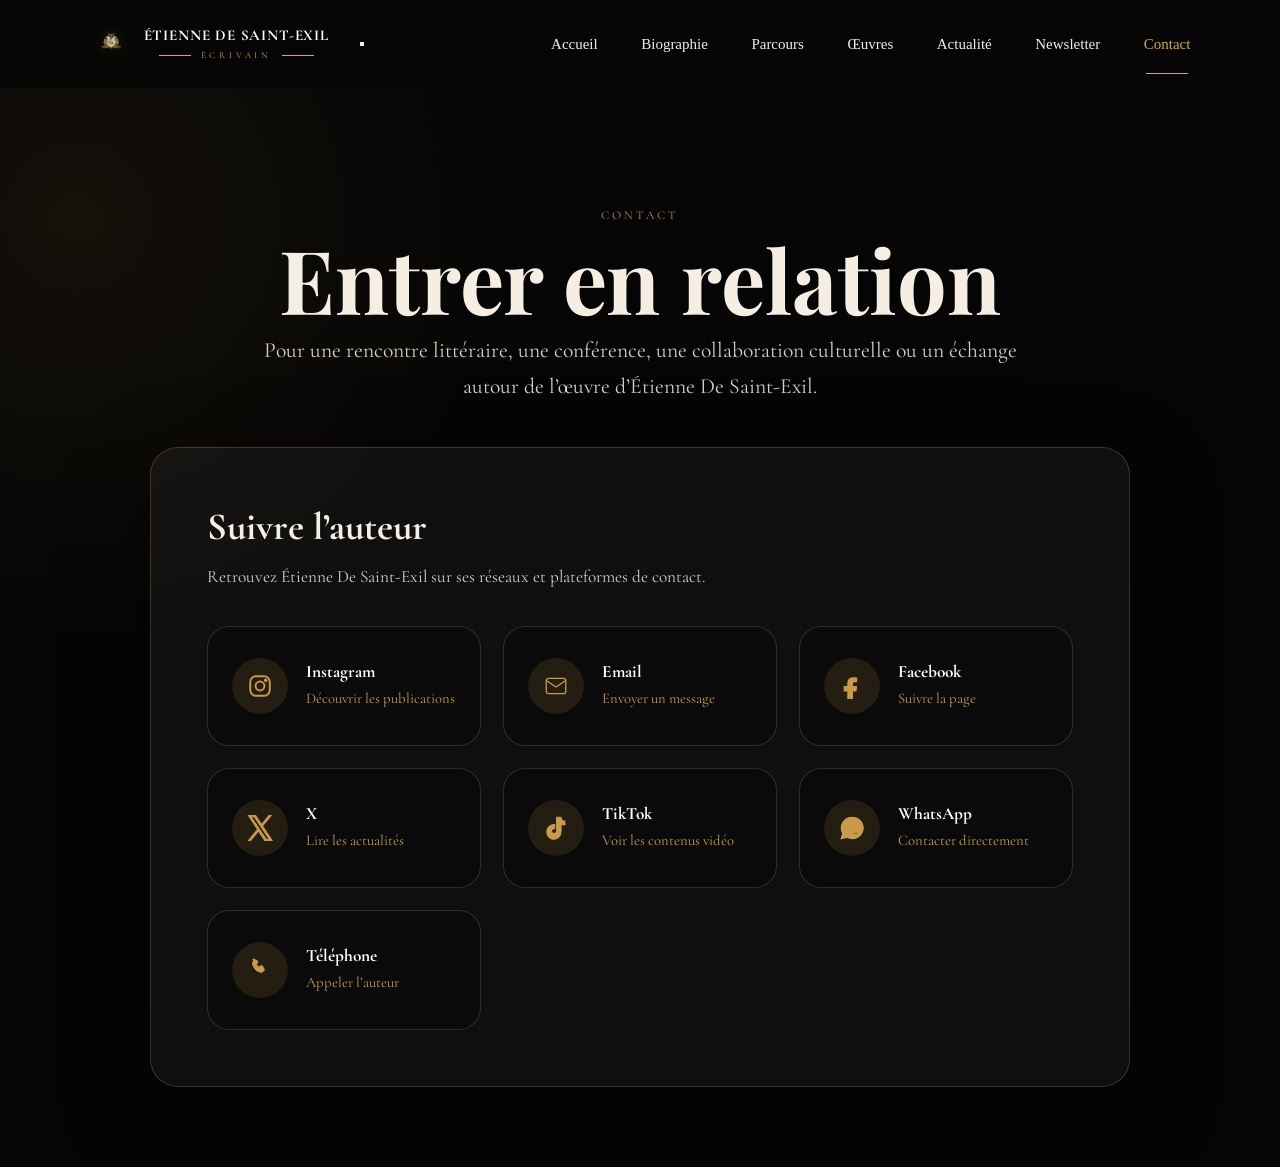
<file: saint-exil-site/contact.html>
<!DOCTYPE html>
<html lang="fr">
<head>
  <meta charset="UTF-8" />
  <meta name="viewport" content="width=device-width, initial-scale=1.0" />
  <title>Contact — Étienne De Saint-Exil</title>
  <link rel="preconnect" href="https://fonts.googleapis.com">
  <link rel="preconnect" href="https://fonts.gstatic.com" crossorigin>
  <link href="https://fonts.googleapis.com/css2?family=Cormorant+Garamond:wght@400;500;600;700&family=Montserrat:wght@300;400;500;600&family=Playfair+Display:wght@400;500;600;700&family=Great+Vibes&display=swap" rel="stylesheet">
  <link rel="stylesheet" href="style.css" />
</head>
<body>
  <header class="navbar">
    <div class="brand">
      <img src="ecusson.png" alt="Logo Étienne De Saint-Exil">
      <div class="brand-text">
        <h2>Étienne De Saint-Exil</h2>
        <span>Écrivain</span>
      </div>
    </div>

    <button class="menu-btn" aria-label="Ouvrir le menu">
      <span></span><span></span>
    </button>

    <nav class="nav-links">
      <a href="index.html">Accueil</a>
      <a href="biography.html">Biographie</a>
      <a href="parcours.html">Parcours</a>
      <a href="oeuvres.html">Œuvres</a>
      <a href="actualite.html">Actualité</a>
      <a href="newsletter.html">Newsletter</a>
      <a class="active" href="contact.html">Contact</a>
    </nav>
  </header>

  <main class="contact-page">

    <section class="contact-hero">
      <span class="section-label">CONTACT</span>
      <h1>Entrer en relation</h1>
      <p>Pour une rencontre littéraire, une conférence, une collaboration culturelle ou un échange autour de l’œuvre d’Étienne De Saint-Exil.</p>
    </section>

    <section class="contact-layout">

      <div class="contact-card">
        <h2>Suivre l’auteur</h2>
        <p>Retrouvez Étienne De Saint-Exil sur ses réseaux et plateformes de contact.</p>

        <div class="social-grid">

          <a class="social-link" href="https://www.instagram.com/etienne_de_saint_exil" data-contact-key="instagram" aria-label="Instagram">
            <span class="social-icon" aria-hidden="true">
              <svg viewBox="0 0 24 24" aria-hidden="true">
                <rect x="3" y="3" width="18" height="18" rx="5.2" ry="5.2" fill="none" stroke="currentColor" stroke-width="1.8"/>
                <circle cx="12" cy="12" r="4.1" fill="none" stroke="currentColor" stroke-width="1.8"/>
                <circle cx="17.3" cy="6.7" r="1.2" fill="currentColor"/>
              </svg>
            </span>
            <span class="social-text">
              <strong>Instagram</strong>
              <small>Découvrir les publications</small>
            </span>
          </a>

          <!-- WhatsApp removed to keep design coherent -->

          <a class="social-link" href="mailto:contact@etiennedesaintexil.com" data-contact-key="email" aria-label="Email">
            <span class="social-icon" aria-hidden="true">
              <svg viewBox="0 0 24 24" xmlns="http://www.w3.org/2000/svg" fill="none" stroke="currentColor">
                <rect x="3" y="5" width="18" height="14" rx="2" ry="2" stroke-width="1.2"></rect>
                <path d="M3 7l9 6 9-6" stroke-width="1.2"></path>
              </svg>
            </span>
            <span class="social-text">
              <strong>Email</strong>
              <small>Envoyer un message</small>
            </span>
          </a>

          <a class="social-link" href="https://www.facebook.com/share/18Zdq7zx3n/" data-contact-key="facebook" aria-label="Facebook">
            <span class="social-icon" aria-hidden="true">
              <svg viewBox="0 0 24 24" aria-hidden="true">
                <path d="M14.2 8.1h2.1V4.6c-.36-.05-1.6-.16-3.05-.16-3.02 0-5.08 1.84-5.08 5.22v2.94H4.75v3.92h3.42V24h4.2v-7.48h3.28l.52-3.92h-3.8v-2.55c0-1.13.31-1.95 1.83-1.95Z" fill="currentColor"/>
              </svg>
            </span>
            <span class="social-text">
              <strong>Facebook</strong>
              <small>Suivre la page</small>
            </span>
          </a>

          <a class="social-link" href="#" data-contact-key="twitter" aria-label="X">
            <span class="social-icon" aria-hidden="true">
              <svg viewBox="0 0 24 24" aria-hidden="true">
                <path d="M14.35 10.15 22.7 0h-1.98l-7.25 8.8L7.68 0H1l8.76 13.28L1 24h1.98l7.65-9.28L16.74 24h6.68l-9.07-13.85Zm-2.7 3.28-.9-1.34L3.7 1.56h3.03l5.7 8.5.9 1.34 7.4 11.06H17.7l-6.05-9.03Z" fill="currentColor"/>
              </svg>
            </span>
            <span class="social-text">
              <strong>X</strong>
              <small>Lire les actualités</small>
            </span>
          </a>

          <a class="social-link" href="https://www.tiktok.com/@etienne.de.sainte" data-contact-key="tiktok" aria-label="TikTok">
            <span class="social-icon" aria-hidden="true">
              <svg viewBox="0 0 24 24" aria-hidden="true">
                <path d="M16.6 2.1c.28 2.18 1.5 3.58 3.62 3.72v3.36c-1.23.12-2.3-.28-3.52-1.02v6.28c0 7.98-8.7 10.48-12.18 4.76-2.24-3.68-.86-10.14 6.3-10.4v3.54c-.4.06-.84.16-1.23.3-1.18.4-1.86 1.16-1.67 2.5.36 2.55 5.04 3.3 4.65-1.68V2.1h4.03Z" fill="currentColor"/>
              </svg>
            </span>
            <span class="social-text">
              <strong>TikTok</strong>
              <small>Voir les contenus vidéo</small>
            </span>
          </a>
          <a class="social-link" href="#" data-contact-key="whatsapp" aria-label="WhatsApp">
            <span class="social-icon" aria-hidden="true">
              <svg viewBox="0 0 24 24" aria-hidden="true">
                <path d="M12.04 2.04A9.94 9.94 0 0 0 2.1 12.01c0 1.75.46 3.45 1.34 4.94L2 22l5.18-1.35a9.96 9.96 0 0 0 4.86 1.25h.01a9.94 9.94 0 1 0 0-19.87Zm5.6 14.4c-.24.67-.96 1.2-1.63 1.36-.43.08-.96.13-2.79-.59-2.37-.97-3.9-3.37-4.02-3.53-.12-.16-1-.1-1.4-.1s-.8.16-1.1.32c-.32.17-.64.55-.8.9-.18.38-.36.78.12 1.53.52.8 1.18 1.43 1.47 1.74.29.31 1.02.95 1.83 1.3.3.13.57.22.77.3.44.13.87.11 1.19-.01.33-.12.79-.3 1.2-.56.41-.25 1.08-.8 1.19-1.4.11-.6.11-1.12-.1-1.39Z" fill="currentColor"/>
              </svg>
            </span>
            <span class="social-text">
              <strong>WhatsApp</strong>
              <small>Contacter directement</small>
            </span>
          </a>

          <a class="social-link" href="#" data-contact-key="phone" aria-label="Téléphone">
            <span class="social-icon" aria-hidden="true">
              <svg viewBox="0 0 24 24" aria-hidden="true">
                <path d="M5.34 2.44c.42-.42 1.02-.53 1.49-.21l2.3 1.28a1.2 1.2 0 0 1 .46 1.64l-.95 1.84a.24.24 0 0 0 .02.23c.18.35.47.75.85 1.13.37.38.77.68 1.12.87a.24.24 0 0 0 .24-.02l1.83-.95a1.2 1.2 0 0 1 1.64.46l1.29 2.29c.33.58.21 1.35-.29 1.76l-.86.82c-.42.4-1 .56-1.58.43-1.48-.33-3.35-.98-5.04-2.67-1.68-1.69-2.33-3.56-2.66-5.04-.12-.58.03-1.16.44-1.58l.82-.86Z" fill="currentColor"/>
              </svg>
            </span>
            <span class="social-text">
              <strong>Téléphone</strong>
              <small>Appeler l’auteur</small>
            </span>
          </a>
        </div>
      </div>

    </section>

  </main>

  <nav class="mobile-bottom-nav">
    <a href="index.html">
      <span class="mobile-icon" aria-hidden="true">
        <svg xmlns="http://www.w3.org/2000/svg" width="24" height="24" viewBox="0 0 24 24" fill="none" stroke="currentColor" stroke-width="2" stroke-linecap="round" stroke-linejoin="round" class="lucide lucide-house-icon lucide-house"><path d="M15 21v-8a1 1 0 0 0-1-1h-4a1 1 0 0 0-1 1v8"/><path d="M3 10a2 2 0 0 1 .709-1.528l7-6a2 2 0 0 1 2.582 0l7 6A2 2 0 0 1 21 10v9a2 2 0 0 1-2 2H5a2 2 0 0 1-2-2z"/></svg>
      </span>
      <small>Accueil</small>
    </a>
    <a href="biography.html">
      <span class="mobile-icon" aria-hidden="true">
        <svg xmlns="http://www.w3.org/2000/svg" width="24" height="24" viewBox="0 0 24 24" fill="none" stroke="currentColor" stroke-width="2" stroke-linecap="round" stroke-linejoin="round" class="lucide lucide-user-icon lucide-user"><path d="M19 21v-2a4 4 0 0 0-4-4H9a4 4 0 0 0-4 4v2"/><circle cx="12" cy="7" r="4"/></svg>
      </span>
      <small>Biographie</small>
    </a>
    
    <a href="oeuvres.html">
      <span class="mobile-icon" aria-hidden="true">
        <svg xmlns="http://www.w3.org/2000/svg" width="24" height="24" viewBox="0 0 24 24" fill="none" stroke="currentColor" stroke-width="2" stroke-linecap="round" stroke-linejoin="round" class="lucide lucide-book-open-icon lucide-book-open"><path d="M12 7v14"/><path d="M3 18a1 1 0 0 1-1-1V4a1 1 0 0 1 1-1h5a4 4 0 0 1 4 4 4 4 0 0 1 4-4h5a1 1 0 0 1 1 1v13a1 1 0 0 1-1 1h-6a3 3 0 0 0-3 3 3 3 0 0 0-3-3z"/></svg>
      </span>
      <small>Œuvres</small>
    </a>
    <a href="actualite.html">
      <span class="mobile-icon" aria-hidden="true">
        <svg xmlns="http://www.w3.org/2000/svg" width="24" height="24" viewBox="0 0 24 24" fill="none" stroke="currentColor" stroke-width="2" stroke-linecap="round" stroke-linejoin="round" class="lucide lucide-newspaper-icon lucide-newspaper"><path d="M15 18h-5"/><path d="M18 14h-8"/><path d="M4 22h16a2 2 0 0 0 2-2V4a2 2 0 0 0-2-2H8a2 2 0 0 0-2 2v16a2 2 0 0 1-4 0v-9a2 2 0 0 1 2-2h2"/><rect width="8" height="4" x="10" y="6" rx="1"/></svg>
      </span>
      <small>Actualité</small>
    </a>
    <a href="newsletter.html">
      <span class="mobile-icon" aria-hidden="true">
        <svg xmlns="http://www.w3.org/2000/svg"
             width="24"
             height="24"
             viewBox="0 0 24 24"
             fill="none"
             stroke="currentColor"
             stroke-width="2"
             stroke-linecap="round"
             stroke-linejoin="round"
             class="lucide lucide-mails-icon lucide-mails">
          <path d="M17 19a2 2 0 0 1-2 2H4a2 2 0 0 1-2-2v-8a2 2 0 0 1 1-1.732"/>
          <path d="m22 5.5-6.419 4.179a2 2 0 0 1-2.162 0L7 5.5"/>
          <rect x="7" y="3" width="15" height="12" rx="2"/>
        </svg>
      </span>
      <small>Newsletter</small>
    </a>
    <a href="contact.html" class="active">
      <span class="mobile-icon" aria-hidden="true">
        <svg xmlns="http://www.w3.org/2000/svg" width="24" height="24" viewBox="0 0 24 24" fill="none" stroke="currentColor" stroke-width="2" stroke-linecap="round" stroke-linejoin="round" class="lucide lucide-circle-user-icon lucide-circle-user"><circle cx="12" cy="12" r="10"/><circle cx="12" cy="10" r="3"/><path d="M7 20.662V19a2 2 0 0 1 2-2h6a2 2 0 0 1 2 2v1.662"/></svg>
      </span>
      <small>Contact</small>
    </a>
  </nav>

  <script src="script.js"></script>
</body>
</html>
</file>
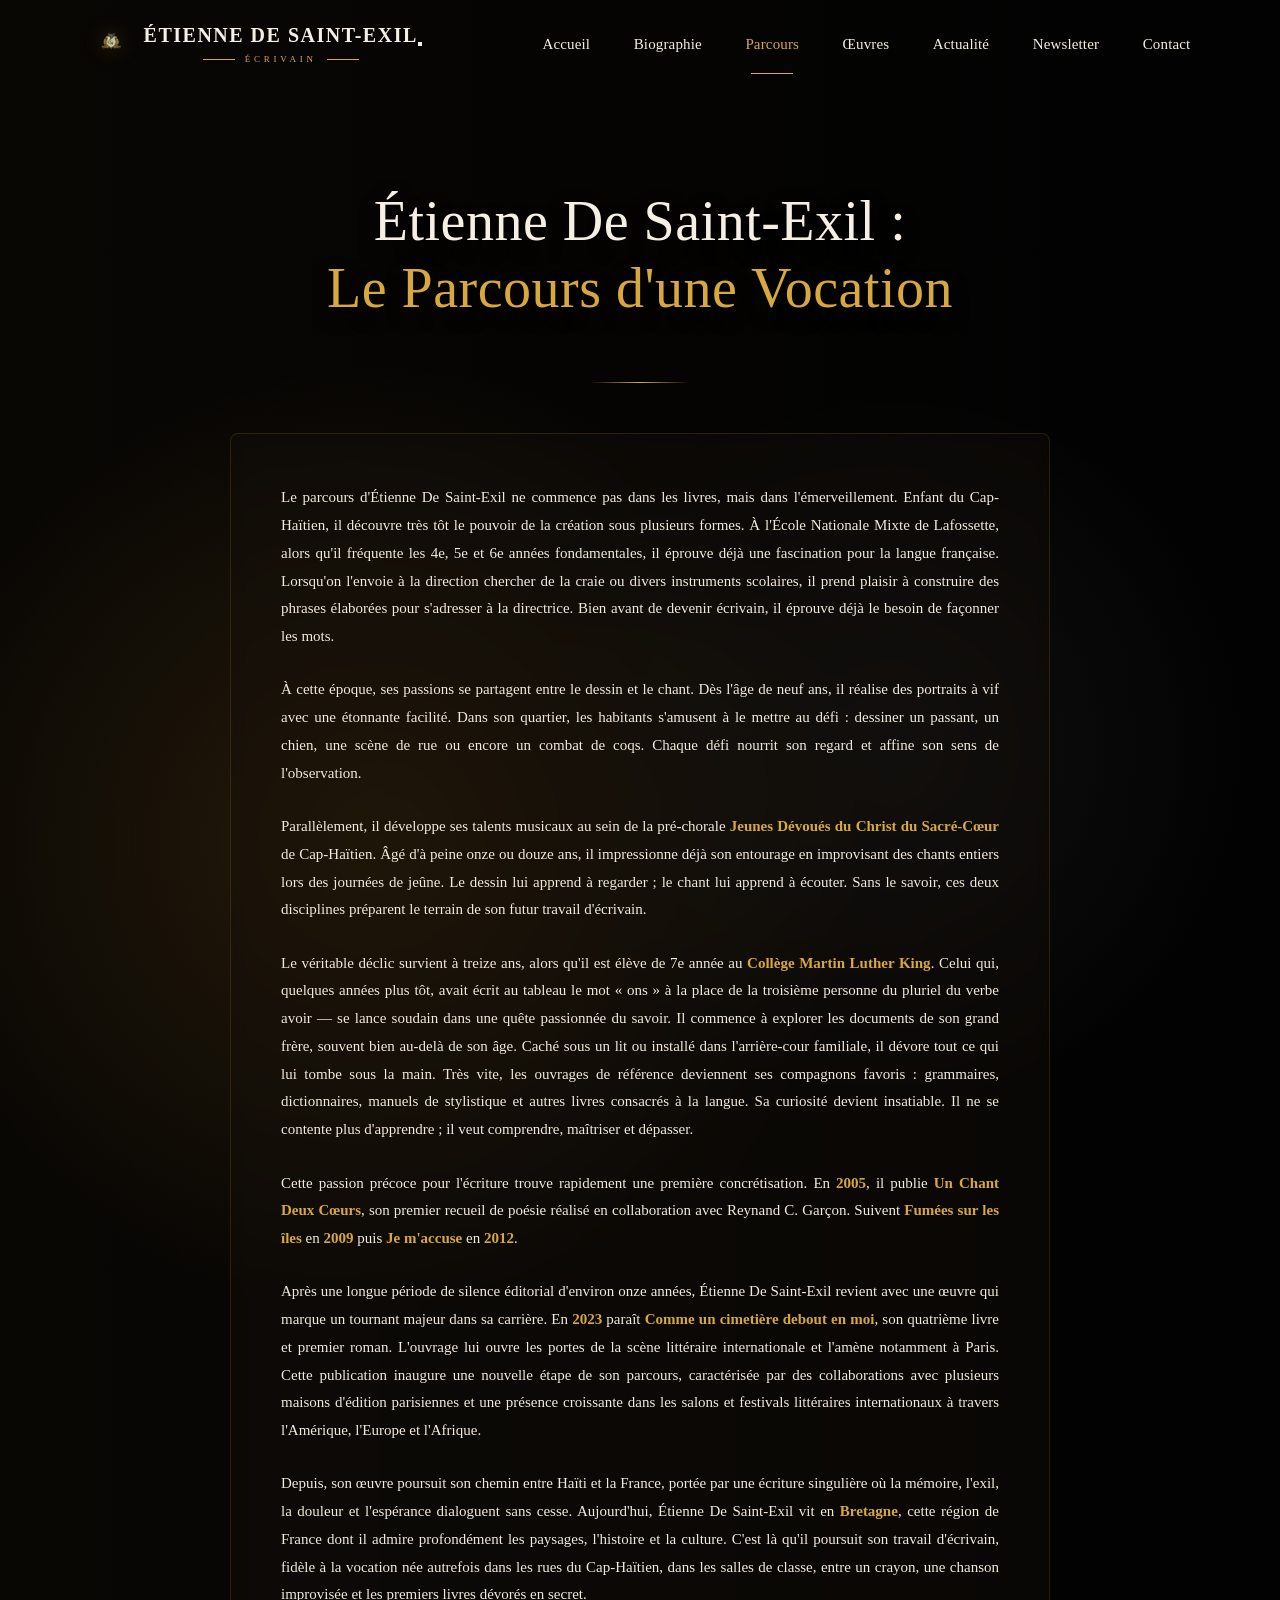
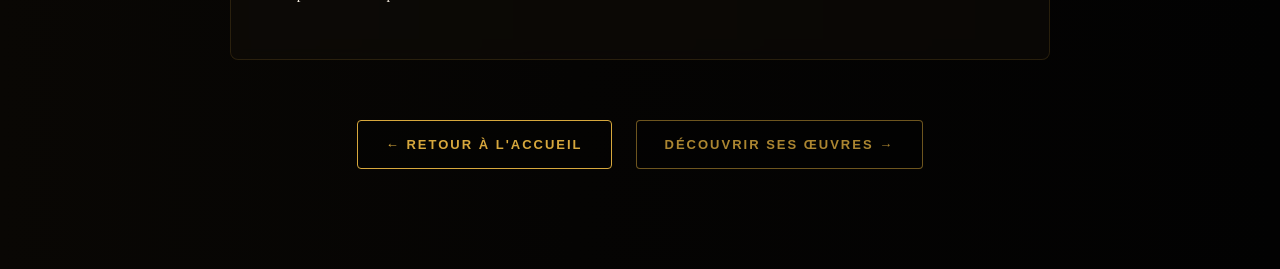
<file: saint-exil-site/parcours.html>
<!DOCTYPE html>
<html lang="fr">
<head>
  <meta charset="UTF-8" />
  <meta name="viewport" content="width=device-width, initial-scale=1.0" />
  <link rel="icon" href="favicon.png" type="image/png" />
  <title>Parcours | Étienne De Saint-Exil</title>

  <style>
    * {
      margin: 0;
      padding: 0;
      box-sizing: border-box;
    }

    body {
      font-family: Georgia, "Times New Roman", serif;
      background: #050403;
      color: #f5efe4;
      overflow-x: hidden;
      padding-bottom: 0;
    }

    .page {
      min-height: 100vh;
      background:
        radial-gradient(circle at 30% 45%, rgba(188, 127, 36, 0.18), transparent 35%),
        radial-gradient(circle at 70% 40%, rgba(255, 255, 255, 0.05), transparent 25%),
        linear-gradient(90deg, #090704 0%, #050403 45%, #020202 100%);
      position: relative;
    }

    .mobile-bottom-nav {
      display: none;
    }

    header.navbar {
      width: min(1180px, 86vw);
      height: 88px;
      margin: 0 auto;
      padding: 0;
      display: flex;
      align-items: center;
      justify-content: space-between;
      background: transparent;
      backdrop-filter: none;
      position: relative;
      z-index: 50;
    }

    .brand {
      display: flex;
      align-items: center;
      gap: 12px;
      text-decoration: none;
      color: #f5efe6;
      min-width: 270px;
    }

    .brand img {
      width: 42px;
      height: 42px;
      object-fit: contain;
      position: static;
      left: auto;
      filter: drop-shadow(0 0 10px rgba(215,168,61,.25));
    }

    .brand-text h2 {
      font-size: 20px;
      letter-spacing: 1.5px;
      font-weight: 600;
      text-transform: uppercase;
    }

    .brand-text span {
      display: flex;
      align-items: center;
      justify-content: center;
      gap: 10px;
      margin-top: 7px;
      color: #d7a83d;
      font-size: 9px;
      letter-spacing: 0.42em;
      text-transform: uppercase;
      white-space: nowrap;
    }

    .brand-text span::before,
    .brand-text span::after {
      content: "";
      width: 32px;
      height: 1px;
      background: #d7a83d;
      display: block;
    }

    nav.nav-links {
      display: flex;
      align-items: center;
      justify-content: flex-end;
      gap: clamp(28px, 3.4vw, 48px);
      margin-left: auto;
    }

    nav.nav-links a {
      font-family: Georgia, "Times New Roman", serif;
      font-size: 15px;
      font-weight: 400;
      letter-spacing: 0.01em;
      color: #f4ede2;
      text-decoration: none;
      line-height: 1;
      position: relative;
      transition: color .3s ease, transform .3s ease;
    }

    nav.nav-links a:hover {
      color: #d7a83d;
      transform: translateY(-1px);
    }

    nav.nav-links a.active {
      color: #d7a83d;
    }

    nav.nav-links a.active::after {
      content: "";
      position: absolute;
      left: 50%;
      bottom: -22px;
      width: 42px;
      height: 1px;
      background: #d7a83d;
      transform: translateX(-50%);
    }

    .content-wrapper {
      width: min(900px, 90vw);
      margin: 0 auto;
      padding: clamp(60px, 8vw, 100px) clamp(20px, 5vw, 40px);
      min-height: calc(100vh - 88px);
    }

    .page-title {
      font-size: clamp(36px, 5vw, 56px);
      line-height: 1.2;
      font-weight: 400;
      letter-spacing: 0.5px;
      color: #f5efe4;
      text-shadow: 0 8px 18px rgba(0,0,0,.8);
      margin-bottom: clamp(40px, 6vw, 60px);
      text-align: center;
    }

    .page-title span {
      color: #d7a83d;
    }

    .divider-top {
      width: 100px;
      height: 1px;
      background: linear-gradient(90deg, transparent, #d7a83d, transparent);
      margin: 0 auto clamp(30px, 4vw, 50px);
    }

    .content-card {
      background: rgba(20, 15, 10, 0.4);
      border: 1px solid rgba(215, 168, 61, 0.15);
      border-radius: 8px;
      padding: clamp(30px, 5vw, 50px);
      backdrop-filter: blur(8px);
    }

    .content-card p {
      font-size: clamp(15px, 1.1vw, 18px);
      line-height: 1.85;
      margin-bottom: clamp(20px, 2vw, 32px);
      color: #f1e9dc;
      text-align: justify;
    }

    .content-card p:last-child {
      margin-bottom: 0;
    }

    .content-card strong {
      color: #d7a83d;
      font-weight: 600;
    }

    .cta-section {
      display: flex;
      gap: clamp(16px, 3vw, 24px);
      justify-content: center;
      margin-top: clamp(40px, 6vw, 60px);
      flex-wrap: wrap;
    }

    .cta-btn {
      display: inline-flex;
      align-items: center;
      gap: 10px;
      padding: 16px 28px;
      border: 1px solid #d7a83d;
      color: #d7a83d;
      text-decoration: none;
      text-transform: uppercase;
      letter-spacing: 2px;
      font-size: 13px;
      font-family: Arial, sans-serif;
      font-weight: 600;
      border-radius: 4px;
      background: rgba(0,0,0,.28);
      transition: .3s ease;
      cursor: pointer;
    }

    .cta-btn:hover {
      background: #d7a83d;
      color: #050403;
    }

    .cta-btn.secondary {
      border-color: rgba(215, 168, 61, 0.5);
      color: rgba(215, 168, 61, 0.8);
    }

    .cta-btn.secondary:hover {
      border-color: #d7a83d;
      color: #d7a83d;
      background: rgba(0,0,0,.5);
    }

    @media (max-width: 1000px) {
      header.navbar {
        width: 90vw;
        height: 78px;
        padding: 0;
      }

      .brand {
        min-width: auto;
        gap: 10px;
      }

      .brand img {
        width: 34px;
        height: 34px;
      }

      .brand-text h2 {
        font-size: 11px;
      }

      .brand-text span {
        font-size: 7px;
        letter-spacing: 0.32em;
      }

      .brand-text span::before,
      .brand-text span::after {
        width: 20px;
      }

      .content-wrapper {
        padding: 40px 20px;
      }

      .page-title {
        font-size: 32px;
        margin-bottom: 30px;
      }

      .content-card {
        padding: 30px;
      }

      .content-card p {
        font-size: 16px;
        text-align: left;
      }
    }

    @media (max-width: 820px) {
      body {
        padding-bottom: 72px;
      }

      header.navbar {
        height: 72px;
      }

      .content-wrapper {
        padding: 30px 16px;
        min-height: calc(100vh - 72px);
      }

      .page-title {
        font-size: 28px;
        margin-bottom: 24px;
      }

      .divider-top {
        margin-bottom: 24px;
      }

      .content-card {
        padding: 24px 20px;
      }

      .content-card p {
        font-size: 15px;
        line-height: 1.75;
        margin-bottom: 20px;
      }

      nav.nav-links,
      .menu-btn,
      .menu-toggle,
      .hamburger,
      .mobile-menu {
        display: none !important;
      }

      .mobile-bottom-nav {
        position: fixed;
        left: 0;
        right: 0;
        bottom: 0;
        height: 72px;
        background: rgba(5,5,5,.96);
        border-top: 1px solid rgba(215,168,61,.18);
        display: grid;
        grid-template-columns: repeat(6, 1fr);
        z-index: 9999;
        backdrop-filter: blur(12px);
      }

      .mobile-bottom-nav a {
        color: rgba(245,239,230,.65);
        text-decoration: none;
        display: flex;
        flex-direction: column;
        align-items: center;
        justify-content: center;
        gap: 4px;
        font-size: 12px;
      }

      .mobile-bottom-nav a.active {
        color: #d7a83d;
      }

      .mobile-icon {
        width: 24px;
        height: 24px;
        display: grid;
        place-items: center;
        color: currentColor;
      }

      .mobile-icon svg {
        width: 23px;
        height: 23px;
        display: block;
        fill: none;
        stroke: currentColor;
      }

      .mobile-bottom-nav a.active .mobile-icon svg {
        stroke: #d7a83d;
      }

      .mobile-bottom-nav small {
        font-size: 12px;
      }

      .cta-section {
        flex-direction: column;
        align-items: stretch;
      }

      .cta-btn {
        width: 100%;
        justify-content: center;
      }
    }

    @media (max-width: 520px) {
      .page-title {
        font-size: 24px;
        margin-bottom: 20px;
      }

      .content-card {
        padding: 20px 16px;
      }

      .content-card p {
        font-size: 14px;
        line-height: 1.7;
        margin-bottom: 16px;
      }

      .cta-btn {
        font-size: 12px;
        padding: 14px 24px;
      }
    }
  </style>
</head>

<body>
  <main class="page">

    <header class="navbar">
      <div class="brand">
        <img src="ecusson.png" alt="Logo Étienne De Saint-Exil">
        <div class="brand-text">
          <h2>Étienne De Saint-Exil</h2>
          <span>Écrivain</span>
        </div>
      </div>

      <button class="menu-btn" aria-label="Ouvrir le menu">
        <span></span><span></span>
      </button>

      <nav class="nav-links">
        <a href="index.html">Accueil</a>
        <a href="biography.html">Biographie</a>
        <a href="parcours.html" class="active">Parcours</a>
        <a href="oeuvres.html">Œuvres</a>
        <a href="actualite.html">Actualité</a>
        <a href="newsletter.html">Newsletter</a>
        <a href="contact.html">Contact</a>
      </nav>
    </header>

    <div class="content-wrapper">
      <h1 class="page-title">Étienne De Saint-Exil :<br><span>Le Parcours d'une Vocation</span></h1>
      
      <div class="divider-top"></div>

      <article class="content-card">
        <p>
          Le parcours d'Étienne De Saint-Exil ne commence pas dans les livres, mais dans l'émerveillement. Enfant du Cap-Haïtien, il découvre très tôt le pouvoir de la création sous plusieurs formes. À l'École Nationale Mixte de Lafossette, alors qu'il fréquente les 4e, 5e et 6e années fondamentales, il éprouve déjà une fascination pour la langue française. Lorsqu'on l'envoie à la direction chercher de la craie ou divers instruments scolaires, il prend plaisir à construire des phrases élaborées pour s'adresser à la directrice. Bien avant de devenir écrivain, il éprouve déjà le besoin de façonner les mots.
        </p>

        <p>
          À cette époque, ses passions se partagent entre le dessin et le chant. Dès l'âge de neuf ans, il réalise des portraits à vif avec une étonnante facilité. Dans son quartier, les habitants s'amusent à le mettre au défi : dessiner un passant, un chien, une scène de rue ou encore un combat de coqs. Chaque défi nourrit son regard et affine son sens de l'observation.
        </p>

        <p>
          Parallèlement, il développe ses talents musicaux au sein de la pré-chorale <strong>Jeunes Dévoués du Christ du Sacré-Cœur</strong> de Cap-Haïtien. Âgé d'à peine onze ou douze ans, il impressionne déjà son entourage en improvisant des chants entiers lors des journées de jeûne. Le dessin lui apprend à regarder ; le chant lui apprend à écouter. Sans le savoir, ces deux disciplines préparent le terrain de son futur travail d'écrivain.
        </p>

        <p>
          Le véritable déclic survient à treize ans, alors qu'il est élève de 7e année au <strong>Collège Martin Luther King</strong>. Celui qui, quelques années plus tôt, avait écrit au tableau le mot « ons » à la place de la troisième personne du pluriel du verbe avoir — se lance soudain dans une quête passionnée du savoir. Il commence à explorer les documents de son grand frère, souvent bien au-delà de son âge. Caché sous un lit ou installé dans l'arrière-cour familiale, il dévore tout ce qui lui tombe sous la main. Très vite, les ouvrages de référence deviennent ses compagnons favoris : grammaires, dictionnaires, manuels de stylistique et autres livres consacrés à la langue. Sa curiosité devient insatiable. Il ne se contente plus d'apprendre ; il veut comprendre, maîtriser et dépasser.
        </p>

        <p>
          Cette passion précoce pour l'écriture trouve rapidement une première concrétisation. En <strong>2005</strong>, il publie <strong>Un Chant Deux Cœurs</strong>, son premier recueil de poésie réalisé en collaboration avec Reynand C. Garçon. Suivent <strong>Fumées sur les îles</strong> en <strong>2009</strong> puis <strong>Je m'accuse</strong> en <strong>2012</strong>.
        </p>

        <p>
          Après une longue période de silence éditorial d'environ onze années, Étienne De Saint-Exil revient avec une œuvre qui marque un tournant majeur dans sa carrière. En <strong>2023</strong> paraît <strong>Comme un cimetière debout en moi</strong>, son quatrième livre et premier roman. L'ouvrage lui ouvre les portes de la scène littéraire internationale et l'amène notamment à Paris. Cette publication inaugure une nouvelle étape de son parcours, caractérisée par des collaborations avec plusieurs maisons d'édition parisiennes et une présence croissante dans les salons et festivals littéraires internationaux à travers l'Amérique, l'Europe et l'Afrique.
        </p>

        <p>
          Depuis, son œuvre poursuit son chemin entre Haïti et la France, portée par une écriture singulière où la mémoire, l'exil, la douleur et l'espérance dialoguent sans cesse. Aujourd'hui, Étienne De Saint-Exil vit en <strong>Bretagne</strong>, cette région de France dont il admire profondément les paysages, l'histoire et la culture. C'est là qu'il poursuit son travail d'écrivain, fidèle à la vocation née autrefois dans les rues du Cap-Haïtien, dans les salles de classe, entre un crayon, une chanson improvisée et les premiers livres dévorés en secret.
        </p>
      </article>

      <div class="cta-section">
        <a href="index.html" class="cta-btn">← Retour à l'Accueil</a>
        <a href="oeuvres.html" class="cta-btn secondary">Découvrir ses Œuvres →</a>
      </div>
    </div>

  </main>

  <nav class="mobile-bottom-nav">
    <a href="index.html">
      <span class="mobile-icon" aria-hidden="true">
        <svg xmlns="http://www.w3.org/2000/svg" width="24" height="24" viewBox="0 0 24 24" fill="none" stroke="currentColor" stroke-width="2" stroke-linecap="round" stroke-linejoin="round" class="lucide lucide-house-icon lucide-house"><path d="M15 21v-8a1 1 0 0 0-1-1h-4a1 1 0 0 0-1 1v8"/><path d="M3 10a2 2 0 0 1 .709-1.528l7-6a2 2 0 0 1 2.582 0l7 6A2 2 0 0 1 21 10v9a2 2 0 0 1-2 2H5a2 2 0 0 1-2-2z"/></svg>
      </span>
      <small>Accueil</small>
    </a>
    <a href="biography.html">
      <span class="mobile-icon" aria-hidden="true">
        <svg xmlns="http://www.w3.org/2000/svg" width="24" height="24" viewBox="0 0 24 24" fill="none" stroke="currentColor" stroke-width="2" stroke-linecap="round" stroke-linejoin="round" class="lucide lucide-user-icon lucide-user"><path d="M19 21v-2a4 4 0 0 0-4-4H9a4 4 0 0 0-4 4v2"/><circle cx="12" cy="7" r="4"/></svg>
      </span>
      <small>Biographie</small>
    </a>
    
    <a href="oeuvres.html">
      <span class="mobile-icon" aria-hidden="true">
        <svg xmlns="http://www.w3.org/2000/svg" width="24" height="24" viewBox="0 0 24 24" fill="none" stroke="currentColor" stroke-width="2" stroke-linecap="round" stroke-linejoin="round" class="lucide lucide-book-open-icon lucide-book-open"><path d="M12 7v14"/><path d="M3 18a1 1 0 0 1-1-1V4a1 1 0 0 1 1-1h5a4 4 0 0 1 4 4 4 4 0 0 1 4-4h5a1 1 0 0 1 1 1v13a1 1 0 0 1-1 1h-6a3 3 0 0 0-3 3 3 3 0 0 0-3-3z"/></svg>
      </span>
      <small>Œuvres</small>
    </a>
    <a href="actualite.html">
      <span class="mobile-icon" aria-hidden="true">
        <svg xmlns="http://www.w3.org/2000/svg" width="24" height="24" viewBox="0 0 24 24" fill="none" stroke="currentColor" stroke-width="2" stroke-linecap="round" stroke-linejoin="round" class="lucide lucide-newspaper-icon lucide-newspaper"><path d="M15 18h-5"/><path d="M18 14h-8"/><path d="M4 22h16a2 2 0 0 0 2-2V4a2 2 0 0 0-2-2H8a2 2 0 0 0-2 2v16a2 2 0 0 1-4 0v-9a2 2 0 0 1 2-2h2"/><rect width="8" height="4" x="10" y="6" rx="1"/></svg>
      </span>
      <small>Actualité</small>
    </a>
    <a href="newsletter.html">
      <span class="mobile-icon" aria-hidden="true">
        <svg xmlns="http://www.w3.org/2000/svg"
             width="24"
             height="24"
             viewBox="0 0 24 24"
             fill="none"
             stroke="currentColor"
             stroke-width="2"
             stroke-linecap="round"
             stroke-linejoin="round"
             class="lucide lucide-mails-icon lucide-mails">
          <path d="M17 19a2 2 0 0 1-2 2H4a2 2 0 0 1-2-2v-8a2 2 0 0 1 1-1.732"/>
          <path d="m22 5.5-6.419 4.179a2 2 0 0 1-2.162 0L7 5.5"/>
          <rect x="7" y="3" width="15" height="12" rx="2"/>
        </svg>
      </span>
      <small>Newsletter</small>
    </a>
    <a href="contact.html">
      <span class="mobile-icon" aria-hidden="true">
        <svg xmlns="http://www.w3.org/2000/svg" width="24" height="24" viewBox="0 0 24 24" fill="none" stroke="currentColor" stroke-width="2" stroke-linecap="round" stroke-linejoin="round" class="lucide lucide-circle-user-icon lucide-circle-user"><circle cx="12" cy="12" r="10"/><circle cx="12" cy="10" r="3"/><path d="M7 20.662V19a2 2 0 0 1 2-2h6a2 2 0 0 1 2 2v1.662"/></svg>
      </span>
      <small>Contact</small>
    </a>
  </nav>
</body>
</html>
</file>
<file: saint-exil-site/style.css>
/* Reset général */
*{
  box-sizing:border-box;
  margin:0;
  padding:0;
}

/* Corps et typo */
html{font-size:100%}
body{
  min-height:100vh;
  background:#050505;
  color:#f7f1e8;
  font-family:'Cormorant Garamond',serif;
  overflow-x:hidden;
}

/* Couleurs et limites */
:root{
  --gold:#c98f4d;
  --gold-strong:#d0a064;
  --ivory:#f6eee3;
  --muted:#efe9df;
  --max-width:min(1160px,86vw);
}

/* HERO: fond sombre et lueurs */
section.hero {
  min-height: calc(100vh - 88px);
  height: calc(100vh - 88px);
  position: relative;
  display: flex;
  align-items: center;
  padding: 40px 80px 0;
  overflow: hidden;
}

/* Pages non-accueil */
main.hero {
  min-height: 100vh;
  position: relative;
  display: block;
  background:
    radial-gradient(circle at 28% 44%, rgba(201,154,74,0.12), transparent 28%),
    #050505;
  overflow: visible;
}
section.hero::before{
  content:"";
  position:absolute;
  inset:0;
  background:
    linear-gradient(90deg, rgba(0,0,0,.58) 0%, rgba(0,0,0,.18) 45%, rgba(0,0,0,.72) 100%),
    radial-gradient(circle at center, transparent 0%, rgba(0,0,0,.35) 78%);
  z-index:1;
  pointer-events:none;
}
section.hero::after{
  content:"";
  position:absolute;
  inset:0;
  background-image:
    linear-gradient(rgba(255,255,255,.012) 1px, transparent 1px),
    linear-gradient(90deg, rgba(255,255,255,.01) 1px, transparent 1px);
  background-size:54px 54px;
  opacity:.11;
  z-index:1;
  pointer-events:none;
}

/* Navbar */
 .navbar {
  position: relative;
  z-index: 50;
  width: min(1180px, 86vw);
  height: 88px;
  margin: 0 auto;
  padding: 0;
  display: flex;
  align-items: center;
  justify-content: space-between;
}
.brand {
  display: flex;
  align-items: center;
  gap: 12px;
  text-decoration: none;
  color: #f5efe6;
  min-width: 270px;
}
.brand img {
  width: 42px;
  height: 42px;
  object-fit: contain;
  position: static;
  filter: drop-shadow(0 0 10px rgba(215,168,61,.25));
}
.brand-text h2 {
  font-size: 15px;
  line-height: 1;
  letter-spacing: 0.055em;
  font-weight: 700;
  text-transform: uppercase;
  color: #fff;
  white-space: nowrap;
}
.brand-text span {
  display: flex;
  align-items: center;
  justify-content: center;
  gap: 10px;
  margin-top: 7px;
  color: #d7a83d;
  font-size: 9px;
  letter-spacing: 0.42em;
  text-transform: uppercase;
  white-space: nowrap;
}
.brand-text span::before,
.brand-text span::after {
  content: "";
  width: 32px;
  height: 1px;
  background: #d7a83d;
  display: block;
}

.nav-links {
  display: flex;
  align-items: center;
  justify-content: flex-end;
  gap: clamp(28px, 3.4vw, 48px);
  margin-left: auto;
}
.nav-links a {
  font-family: Georgia, "Times New Roman", serif;
  font-size: 15px;
  font-weight: 400;
  color: #f4ede2;
  text-decoration: none;
  line-height: 1;
  position: relative;
  transition: color .3s ease, transform .3s ease;
}
.nav-links a:hover {
  color: #d7a83d;
  transform: translateY(-1px);
}
.nav-links a.active {
  color: #d7a83d;
}
.nav-links a.active::after {
  content: "";
  position: absolute;
  left: 50%;
  bottom: -22px;
  width: 42px;
  height: 1px;
  background: #d7a83d;
  transform: translateX(-50%);
}

/* Hero content container */
.hero-content{
  position:relative;
  z-index:3;
  width:var(--max-width);
  min-height:640px;
  margin:0 auto;
}

/* Texte gauche */
.copy-block{
  position:absolute;
  left:0;
  top:96px;
  width:410px;
  text-align:center;
  z-index:6;
}
.copy-block h1{
  font-family:'Playfair Display',serif;
  font-size:43px;
  line-height:1.13;
  font-weight:500;
  letter-spacing:-0.025em;
  color:#f7f0e7;
  text-shadow:0 12px 30px rgba(0,0,0,.68);
}
.copy-block h1 span{
  display:inline-block;color:var(--gold);font-size:41px;line-height:1.05;white-space:nowrap;
}
.small-divider{width:54px;height:1px;background:#b88650;margin:18px auto 33px}
.copy-block p{
  font-size:17px;line-height:1.22;color:#f2eadf;margin-bottom:35px;text-shadow:0 10px 24px #000;
}
.cta{
  display:inline-flex;align-items:center;justify-content:center;gap:18px;min-width:228px;height:50px;background:#d09a58;color:#1a130d;text-decoration:none;font-family:Montserrat,sans-serif;font-size:11px;font-weight:600;letter-spacing:.08em;padding:0 22px;border-radius:3px;box-shadow:0 22px 50px rgba(0,0,0,.38);
}
.cta b{font-size:17px;font-weight:500;transform:translateY(-1px)}

/* Portrait large à droite */
.portrait-wrap{
  position:absolute;
  z-index:3;
  right:95px;
  top:36px;
  width:610px;
  height:705px;
  overflow:visible;
  margin:0;
}
.portrait {
  position: absolute;
  right: 135px;
  bottom: -8px;
  height: 88vh;
  max-height: 860px;
  min-height: 690px;
  z-index: 4;
  object-fit: contain;
  object-position: center bottom;
  filter: drop-shadow(-42px 0 55px rgba(0,0,0,.95));
}
.portrait-wrap::after{
  content:"";
  position:absolute;
  inset:-40px -95px -20px -65px;
  background:
    linear-gradient(90deg, rgba(5,5,5,.12), transparent 24%, transparent 68%, rgba(5,5,5,.58)),
    linear-gradient(180deg, transparent 72%, #050505 98%);
  pointer-events:none;
}

/* Signature en fond, derrière portrait */
.signature-bg{
  position:absolute;
  z-index:2;
  right:18px;
  top:82px;
  color:rgba(220,195,160,.105);
  font-family:'Great Vibes',cursive;
  font-size:82px;
  line-height:.92;
  transform:rotate(-6deg);
  text-align:center;
  pointer-events:none;
  user-select:none;
}

/* Carte citation */
.quote-card{
  position:absolute;
  z-index:8;
  right:8px;
  top:444px;
  width:220px;
  height:190px;
  background:rgba(20,20,19,.82);
  backdrop-filter:blur(7px);
  border-radius:3px;
  box-shadow:0 28px 74px rgba(0,0,0,.52);
  text-align:center;padding:23px 24px;color:#f5eadc;
}
.quote-mark{color:#d69d56;font-size:38px;line-height:.8;font-family:Georgia,serif;margin-bottom:8px}
.quote-card p{font-size:17px;line-height:1.18;font-style:italic}
.quote-card span{display:block;width:50px;height:1px;background:#b7834e;margin:15px auto 10px}
.quote-card strong{font-family:'Great Vibes',cursive;color:#c99456;font-size:24px;font-weight:400}

/* Bande beige bas */
.bottom-panel{
  position:absolute;
  z-index:9;
  left:0;
  bottom:0;
  width:64%;
  height:125px;
  background:#f4f1ec;
  color:#5f5146;
  display:flex;align-items:center;justify-content:flex-start;padding-left:116px;clip-path:polygon(0 0,86% 0,100% 100%,0 100%);box-shadow:0 -15px 45px rgba(0,0,0,.22);
}
.feather{position:absolute;left:68px;top:18px;font-size:88px;line-height:1;transform:rotate(-35deg);color:rgba(190,155,120,.14);font-family:'Great Vibes',cursive}
.keywords{display:flex;flex-direction:column;gap:10px;margin-right:34px;color:#c2935a;font-family:Montserrat,sans-serif;font-size:12px;letter-spacing:.13em;min-width:112px}
.panel-line{width:1px;height:70px;background:#c7b5a3;margin-right:34px}
.panel-text p{font-size:14px;line-height:1.42;color:#544941}
.panel-text a{display:inline-flex;margin-top:12px;text-decoration:none;color:#c2935a;font-family:Montserrat,sans-serif;font-size:11px;letter-spacing:.13em}
.panel-text b{margin-left:13px}

/* Images helper */
img{max-width:100%;display:block}

/* Responsive tablette - Index only */
@media (max-width:1050px){
  section.hero {
    padding: 40px 40px 0;
  }
  .navbar{width:min(1000px,90vw)}
  .nav-links{gap:26px;font-size:13px}
  .brand{min-width:220px}
  .copy-block{width:380px}
  .copy-block h1{font-size:38px}
  .copy-block h1 span{font-size:36px}
  .portrait-wrap{right:35px;width:540px}
  .portrait{width:590px}
  .quote-card{right:0}
  .bottom-panel{width:76%;padding-left:70px}
}

/* Responsive mobile - Index only */
@media (max-width:820px){
  section.hero{
    min-height:1060px;
    padding: 35px 20px 0;
  }
  .navbar{width:90vw;height:78px;padding:0;align-items:center}
  .brand{min-width:auto;gap:10px}
  .brand img{width:34px;height:34px}
  .brand-text h2{font-size:11px}
  .brand-text span{font-size:7px;letter-spacing:0.32em}
  .brand-text span::before,
  .brand-text span::after{width:20px}
  .nav-links{display:flex;position:static;background:transparent;padding:0;flex-direction:row;gap:26px;border:none;flex-wrap:wrap;justify-content:center}
  .portrait-wrap{top:72px;left:50%;right:auto;transform:translateX(-50%);width:430px;height:430px;overflow:visible}
  /* MOBILE PORTRAIT CONTROLS */
  /* width = taille */
  /* margin-left = déplacement horizontal */
  /* modifier ici uniquement */
  .portrait{
    width: min(120vw, 560px);
    max-width: none;
    height: auto;
    left: -34px;
    top: -15px;
    bottom: 60px;
    margin-left: 180px;
  }
  .portrait-wrap::after{inset:0;background:linear-gradient(180deg,transparent 72%,#050505 100%)}
  .copy-block{top:430px;left:50%;transform:translateX(-50%);width:92%}
  .copy-block h1{font-size:36px}
  .copy-block h1 span{font-size:34px;white-space:normal}
  .copy-block p{font-size:16px}
  .signature-bg{display:none}
  .quote-card{top:695px;right:50%;transform:translateX(50%);width:250px}
  .bottom-panel{width:100%;height:195px;clip-path:none;padding:25px;align-items:flex-start;bottom:0}
  .feather{display:none}
  .keywords{margin-right:18px}
  .panel-line{margin-right:20px}
}

/* Petit mobile - Index only */
@media (max-width:520px){
  section.hero{
    min-height:1090px;
  }
  .brand-name{font-size:12px}
  .brand-line{font-size:9px;letter-spacing:.35em}
  .brand-line i{width:26px}
  .copy-block h1{font-size:32px}
  .copy-block h1 span{font-size:30px}
  .copy-block p{font-size:15px}
  .cta{min-width:220px;height:48px;font-size:10px}
  .portrait-wrap{width:340px;height:390px}
  /* MOBILE PORTRAIT CONTROLS */
  /* width = taille */
  /* margin-left = déplacement horizontal */
  /* modifier ici uniquement */
  .portrait{
    width: 120vw;
    max-width: none;
    margin-left: -140px;
    left:-60px;
    top:-8px;
  }
  .quote-card{top:690px}
  .bottom-panel{height:230px;padding:22px 18px}
  .keywords{font-size:11px;letter-spacing:.06em;min-width:95px}
  .panel-text p{font-size:13px}
  .panel-line{height:115px}
}

/* Œuvres page - Hero Section */
main.hero {
  padding: 0 6vw;
}

main.hero .navbar {
  padding-top: 34px;
  padding-bottom: 0;
  margin-bottom: 60px;
}

.hero-content {
  position: relative;
  z-index: 3;
  width: 100%;
  max-width: 1000px;
  margin: 0 auto 2px;
  min-height: 520px;
  display: flex;
  flex-direction: column;
  align-items: center;
  justify-content: center;
  text-align: center;
}

.works-intro {
  position: relative;
  width: 100%;
  max-width: 900px;
  text-align: center;
  z-index: 5;
}

.works-intro h2 {
  font-family: Montserrat, sans-serif;
  font-size: 13px;
  letter-spacing: 0.35em;
  text-transform: uppercase;
  color: #c99a4a;
  margin-bottom: 22px;
}

.works-intro h1 {
  font-family: 'Playfair Display', serif;
  font-size: clamp(3.5rem, 7vw, 6.2rem);
  line-height: 0.95;
  letter-spacing: -0.025em;
  color: #f5efe6;
  text-align: center;
  margin: 0 auto 28px;
}

.works-intro p {
  max-width: 760px;
  margin: 0 auto;
  font-size: clamp(1rem, 1.5vw, 1.25rem);
  line-height: 1.7;
  color: #d8cfc2;
  text-align: center;
}

.works-intro .section-divider,
.section-divider {
  width: 72px;
  height: 1px;
  background: #c99a4a;
  margin: 34px auto 0;
}
.books-section{
  width:min(1160px,86vw);
  margin:0 auto;
  padding:5px 0 120px;
}
.books-grid{
  display:grid;
  grid-template-columns:repeat(2,minmax(0,1fr));
  gap:1.5rem;
}
.book-card{
  background:rgba(10,10,10,.92);
  border:1px solid rgba(255,255,255,.05);
  border-radius:18px;
  overflow:hidden;
  box-shadow:0 24px 48px rgba(0,0,0,.35);
  transition:transform .28s ease,box-shadow .28s ease;
  cursor:pointer;
}
.book-card:hover{
  transform:translateY(-6px);
  box-shadow:0 34px 70px rgba(0,0,0,.42);
}
.book-card:focus-visible{
  outline:2px solid rgba(201,154,74,0.8);
  outline-offset:3px;
}
.book-cover{
  width:100%;
  aspect-ratio:0.7;
  overflow:hidden;
}
.book-cover img{
  width:100%;
  height:100%;
  object-fit:cover;
  display:block;
}
.book-card h3{
  font-family:'Playfair Display',serif;
  font-size:1.05rem;
  margin:1rem 1.2rem 0.55rem;
  line-height:1.3;
  color:#f7f1e8;
}
.book-divider{
  display:block;
  width:50px;
  height:1px;
  background:var(--gold);
  margin:0 0 1.2rem 1.2rem;
}
/* Biography page styles (mobile-first) */
.bio-page{
  background:#050505;
  color:#f5efe6;
  min-height:100vh;
  padding:120px 6vw 80px;
}
.bio-intro{
  max-width:900px;
  margin:0 auto 70px;
  text-align:center;
}
.section-label{color:#c99a4a;letter-spacing:0.25em;font-size:14px;display:block;margin-bottom:10px}
.bio-intro h1{font-size:clamp(2.4rem,6vw,5rem);line-height:1.05;margin:18px 0}
.bio-intro p{font-size:clamp(1.1rem,2vw,1.35rem);line-height:1.7;color:#d8cfc2}
.bio-layout{max-width:1180px;margin:0 auto;display:grid;grid-template-columns:330px 1fr;gap:70px;align-items:start}
.bio-author-card{background:rgba(255,255,255,0.04);border:1px solid rgba(201,154,74,0.35);border-radius:24px;padding:24px;box-shadow:0 30px 80px rgba(0,0,0,0.45)}
.bio-author-card img{width:100%;height:auto;border-radius:18px;display:block;margin-bottom:22px}
.bio-author-card h2{font-size:1.65rem;margin-bottom:6px;color:#fff}
.bio-role{color:#c99a4a;margin-bottom:22px}
.bio-info div{border-top:1px solid rgba(255,255,255,0.1);padding:13px 0}
.bio-info span{display:block;color:#c99a4a;font-size:0.85rem;margin-bottom:4px}
.bio-info strong{display:block;color:#f5efe6;font-size:1rem;line-height:1.45;font-weight:500}
.bio-content{max-width:780px}
.bio-content blockquote{font-size:clamp(1.5rem,3vw,2.4rem);line-height:1.35;color:#fff;border-left:3px solid #c99a4a;padding-left:28px;margin:0 0 45px;font-style:italic}
.bio-content p{font-size:clamp(1.12rem,1.5vw,1.28rem);line-height:1.85;color:#e5ddd1;margin-bottom:28px}

@media (max-width: 768px) {
  .bio-page {
    padding: 42px 20px 95px;
    background:
      radial-gradient(circle at 15% 4%, rgba(201,154,74,0.12), transparent 30%),
      #050505;
  }

  .bio-intro {
    text-align: left;
    margin: 0 auto 34px;
  }

  .bio-intro .section-label {
    font-size: 11px;
    letter-spacing: 0.28em;
    color: #c99a4a;
    margin-bottom: 14px;
  }

  .bio-intro h1 {
    font-size: clamp(2.35rem, 12vw, 4rem);
    line-height: 0.98;
    margin: 0 0 18px;
    color: #f6eee3;
  }

  .bio-intro p {
    font-size: 18px;
    line-height: 1.55;
    color: #d8cfc2;
  }

  .bio-layout {
    display: flex;
    flex-direction: column;
    gap: 32px;
    max-width: 100%;
  }

  .bio-author-card {
    width: 100%;
    padding: 18px;
    border-radius: 24px;
    background: rgba(255,255,255,0.045);
    border: 1px solid rgba(201,154,74,0.32);
    box-shadow: 0 24px 70px rgba(0,0,0,0.48);
  }

  .bio-author-card img {
    width: 100%;
    max-width: 330px;
    margin: 0 auto 22px;
    border-radius: 18px;
    object-fit: cover;
  }

  .bio-author-card h2 {
    font-size: 2rem;
    line-height: 1.1;
    margin-bottom: 8px;
  }

  .bio-role {
    font-size: 16px;
    color: #c99a4a;
    margin-bottom: 24px;
  }

  .bio-info {
    display: grid;
    gap: 0;
  }

  .bio-info div {
    padding: 15px 0;
    border-top: 1px solid rgba(255,255,255,0.1);
  }

  .bio-info span {
    font-size: 13px;
    letter-spacing: 0.06em;
    text-transform: uppercase;
    color: #c99a4a;
    margin-bottom: 5px;
  }

  .bio-info strong {
    font-size: 17px;
    line-height: 1.45;
    color: #f5efe6;
  }

  .bio-content {
    max-width: 100%;
  }

  .bio-content blockquote {
    font-size: clamp(1.6rem, 7vw, 2.3rem);
    line-height: 1.35;
    padding-left: 22px;
    margin: 4px 0 34px;
    border-left: 3px solid #c99a4a;
    color: #fff;
  }

  .bio-content p {
    font-size: 18px;
    line-height: 1.85;
    color: #e5ddd1;
    margin-bottom: 26px;
  }
}

/* BIOGRAPHY SMALL MOBILE */
@media (max-width: 520px) {
  .bio-page {
    padding: 36px 18px 92px;
  }

  .bio-intro h1 {
    font-size: clamp(2.1rem, 11vw, 3.4rem);
  }

  .bio-intro p {
    font-size: 16px;
  }

  .bio-author-card {
    padding: 16px;
    border-radius: 22px;
  }

  .bio-author-card h2 {
    font-size: 1.75rem;
  }

  .bio-role {
    font-size: 15px;
  }

  .bio-info strong {
    font-size: 16px;
  }

  .bio-content p {
    font-size: 17px;
    line-height: 1.8;
  }
}

@media (min-width:860px){
  .books-grid{
    grid-template-columns:repeat(3,minmax(0,1fr));
  }
}
@media (min-width:1160px){
  .books-grid{
    grid-template-columns:repeat(4,minmax(0,1fr));
  }
}
@media (max-width: 768px) {
  .navbar {
    width: 90vw;
    padding-top: 22px;
  }

  .nav-links {
    gap: 0;
  }

  .hero-content {
    min-height: 460px;
    padding: 120px 22px 60px;
    text-align: center;
  }

  .works-intro h1 {
    font-size: clamp(2.4rem, 9vw, 3.8rem);
    line-height: 0.95;
    max-width: 95%;
    margin: 0 auto 18px;
    text-align: center;
  }

  .works-intro h1.title-book {
    font-size: 1.8rem;
  }
  
  .books-section {
    padding: 70px 0 100px;
  }
  
  .books-grid {
    grid-template-columns: repeat(2, minmax(0, 1fr));
    gap: 1rem;
  }
}

@media (max-width: 520px) {
  .works-intro h2 {
    font-size: 11px;
  }

  .works-intro h1 {
    font-size: clamp(0.1rem, 8vw, 2.8rem);
    line-height: 0.95;
    letter-spacing: -0.02em;
  }

  .book-card {
    border-radius: 14px;
  }

  .books-grid {
    grid-template-columns: repeat(2, minmax(0, 1fr));
    gap: 1rem;
  }
}

.book-modal {
  position: fixed;
  inset: 0;
  display: none;
  align-items: center;
  justify-content: center;
  padding: 24px;
  overflow-y: auto;
  z-index: 9999;
}

.book-modal.active {
  display: flex;
}

.book-modal-backdrop {
  position: absolute;
  inset: 0;
  background: rgba(0,0,0,0.84);
  backdrop-filter: blur(8px);
}

.book-modal-content {
  position: relative;
  z-index: 2;
  max-width: 920px;
  width: 100%;
  max-height: 90vh;
  overflow-y: auto;
  display: grid;
  grid-template-columns: 300px 1fr;
  gap: 36px;
  padding: 34px;
  border-radius: 28px;
  background: #080808;
  border: 1px solid rgba(201,154,74,0.35);
  box-shadow: 0 40px 100px rgba(0,0,0,0.65);
}

.book-modal-cover {
  width: 100%;
  max-height: 460px;
  object-fit: cover;
  border-radius: 18px;
}

.book-modal-info {
  max-height: 75vh;
  overflow-y: auto;
  padding-right: 10px;
}

.book-modal-info h2 {
  font-size: clamp(2rem, 4vw, 3.5rem);
  line-height: 1.1;
  color: #fff;
  margin: 14px 0 20px;
}

.book-modal-info p,
.book-modal-summary,
#bookModalSummary {
  font-size: 1.08rem;
  line-height: 1.8;
  color: #e5ddd1;
  margin-bottom: 18px;
}

.book-modal-summary,
#bookModalSummary {
  max-height: 52vh;
  overflow-y: auto;
  padding-right: 10px;
}

.book-badge {
  display: inline-flex;
  align-items: center;
  justify-content: center;
  width: fit-content;
  padding: 10px 14px;
  margin-bottom: 18px;
  border-radius: 999px;
  border: 1px solid rgba(201, 154, 74, 0.35);
  background: linear-gradient(135deg, rgba(201, 154, 74, 0.14), rgba(255, 255, 255, 0.03));
  color: #f2e7d7;
  font-size: 0.92rem;
  font-weight: 600;
  letter-spacing: 0.08em;
  text-transform: uppercase;
}

.book-buy-btn {
  display: inline-flex;
  align-items: center;
  justify-content: center;
  min-height: 52px;
  padding: 0 28px;
  border-radius: 999px;
  background: #c99a4a;
  color: #050505;
  font-weight: 700;
  text-decoration: none;
}

.book-buy-btn--disabled {
  background: rgba(201, 154, 74, 0.18);
  color: #d8cfbf;
  border: 1px solid rgba(201, 154, 74, 0.2);
  cursor: not-allowed;
  pointer-events: none;
  box-shadow: none;
}

.book-modal-close {
  position: absolute;
  top: 18px;
  right: 20px;
  width: 40px;
  height: 40px;
  border-radius: 50%;
  border: 1px solid rgba(201,154,74,0.35);
  background: rgba(255,255,255,0.04);
  color: #c99a4a;
  font-size: 25px;
  cursor: pointer;
}

@media (max-width: 760px) {
  .book-modal {
    align-items: flex-start;
    overflow-y: auto;
    padding: 18px;
  }

  .book-modal-content {
    max-height: none;
    overflow: visible;
    grid-template-columns: 1fr;
    gap: 24px;
    padding: 24px;
    margin-top: 20px;
    margin-bottom: 90px;
  }

  .book-modal-cover {
    max-width: 260px;
    margin: 0 auto;
  }

  .book-modal-info {
    max-height: none;
    overflow: visible;
  }

  .book-modal-summary,
  #bookModalSummary {
    max-height: none;
    overflow: visible;
  }

  .book-modal-info p {
    font-size: 18px;
    line-height: 1.75;
  }
}

/* Contact page styles (mobile-first) */
.contact-page{
  min-height:100vh;
  background:radial-gradient(circle at 6% 12%, rgba(201,154,74,0.08), transparent 28%), #050505;
  color:var(--ivory);
  padding:120px 6vw 80px;
}
.contact-hero{
  max-width:850px;
  margin:0 auto 42px;
  text-align:center;
}
.contact-hero .section-label{color:var(--gold);letter-spacing:.25em;font-size:12px;display:block;margin-bottom:12px}
.contact-hero h1{font-family:'Playfair Display',serif;font-size:clamp(2.6rem,7vw,5.5rem);line-height:1.02;margin:6px 0 8px}
.contact-hero p{font-size:clamp(1.05rem,2vw,1.35rem);line-height:1.7;color:#d8cfc2;max-width:780px;margin:0 auto}

.contact-layout{max-width:980px;margin:0 auto}
.contact-card{width:100%;padding:clamp(32px,5vw,56px);border-radius:28px;background:rgba(255,255,255,0.045);border:1px solid rgba(201,154,74,0.28);box-shadow:0 30px 90px rgba(0,0,0,0.45)}
.contact-card h2{font-size:clamp(1.8rem,3vw,2.6rem);margin-bottom:12px;color:var(--ivory)}
.contact-card > p{max-width:620px;font-size:1.08rem;line-height:1.7;color:#d8cfc2;margin-bottom:34px}

.social-grid{width:100%;display:grid;grid-template-columns:repeat(3,minmax(0,1fr));gap:22px}
.social-link{min-height:120px;display:flex;align-items:center;gap:18px;padding:24px;border-radius:22px;text-decoration:none;background:rgba(0,0,0,0.32);border:1px solid rgba(201,154,74,0.24);color:#f5efe6;overflow:hidden;transition:transform .35s ease,border-color .35s ease,box-shadow .35s ease,background .35s ease}
.social-link:focus{outline:2px solid rgba(201,154,74,0.24);outline-offset:3px}
.social-link:hover{transform:translateY(-5px);border-color:rgba(201,154,74,0.72);background:rgba(201,154,74,0.08);box-shadow:0 18px 50px rgba(0,0,0,0.38),0 0 28px rgba(201,154,74,0.16)}

.social-icon{width:56px;height:56px;min-width:56px;border-radius:50%;display:grid;place-items:center;background:rgba(201,154,74,0.13);color:#c99a4a;transition:transform .35s ease}
.social-icon svg{width:26px;height:26px;display:block;color:currentColor;stroke:currentColor;fill:none}
.social-link:hover .social-icon svg{transform:scale(1.12)}

.social-text strong{display:block;font-size:1.08rem;color:#fff;margin-bottom:6px}
.social-text small{display:block;font-size:.92rem;line-height:1.45;color:#c99a4a}

@media (max-width:900px){
  .social-grid{grid-template-columns:repeat(2,minmax(0,1fr))}
}

@media (max-width:600px){
  .contact-page{padding:95px 20px 60px}
  .contact-hero{text-align:left}
  .contact-card{padding:24px 18px}
  .social-grid{grid-template-columns:1fr;gap:16px}
  .social-link{min-height:96px;padding:20px}
  .social-icon{width:50px;height:50px;min-width:50px}
}

/* Newsletter page styles */
.newsletter-page{
  min-height:100vh;
  background:
    radial-gradient(circle at top left, rgba(201,154,74,0.14), transparent 35%),
    radial-gradient(circle at bottom right, rgba(255,255,255,0.05), transparent 30%),
    #050505;
  color:var(--ivory);
  padding:120px 6vw 80px;
}
.newsletter-hero{
  max-width:850px;
  margin:0 auto 55px;
  text-align:center;
}
.newsletter-hero .section-label{color:var(--gold);letter-spacing:0.25em;font-size:12px;display:block;margin-bottom:14px}
.newsletter-hero h1{font-family:'Playfair Display',serif;font-size:clamp(2.6rem,7vw,5.5rem);line-height:1.05;margin:0 0 18px}
.newsletter-hero p{font-size:clamp(1.05rem,2vw,1.35rem);line-height:1.7;color:#d8cfc2;max-width:760px;margin:0 auto}

.newsletter-layout{max-width:760px;margin:0 auto;padding:0 8px}
.newsletter-card{max-width:640px;margin:0 auto;padding:clamp(28px,5vw,56px);border-radius:28px;background:rgba(255,255,255,0.045);border:1px solid rgba(201,154,74,0.32);box-shadow:0 30px 90px rgba(0,0,0,0.45);text-align:center}
.newsletter-icon{width:72px;height:72px;margin:0 auto 24px;border-radius:50%;display:grid;place-items:center;background:rgba(201,154,74,0.12);color:#c99a4a}
.newsletter-icon svg{width:34px;height:34px;stroke:currentColor;fill:none}
.newsletter-card h2{font-size:clamp(1.8rem,4vw,3rem);margin-bottom:16px;color:var(--ivory)}
.newsletter-card p{color:#d8cfc2;font-size:1.08rem;line-height:1.75;margin-bottom:30px}
.newsletter-form{display:flex;gap:12px;flex-wrap:wrap;justify-content:center;margin-bottom:18px}
.newsletter-form input{flex:1;min-width:260px;height:56px;border-radius:999px;border:1px solid rgba(201,154,74,0.28);background:rgba(0,0,0,0.35);color:#fff;padding:0 22px;font-size:1rem;outline:none}
.newsletter-form input::placeholder{color:rgba(245,239,230,0.55)}
.newsletter-form input:focus{border-color:rgba(201,154,74,0.8);box-shadow:0 0 0 4px rgba(201,154,74,0.12)}
.newsletter-form button{height:56px;border-radius:999px;border:none;padding:0 32px;background:var(--gold);color:#050505;font-weight:700;cursor:pointer;transition:transform .3s ease,box-shadow .3s ease,background .3s ease}
.newsletter-form button:hover{transform:translateY(-3px);box-shadow:0 18px 40px rgba(201,154,74,0.22);background:#d8ad5c}
.newsletter-status{min-height:24px;color:#f5efe6;font-size:0.95rem;opacity:0;transition:opacity .25s ease}
.newsletter-status.visible{opacity:1}
.newsletter-card small{display:block;color:rgba(245,239,230,0.62);line-height:1.6}

@media (max-width:650px){
  .newsletter-page{padding:95px 20px 60px}
  .newsletter-hero{text-align:left}
  .newsletter-form{flex-direction:column}
  .newsletter-form input,
  .newsletter-form button{width:100%}
}

/* News page styles */
.news-page{
  min-height:100vh;
  background:
    radial-gradient(circle at top left, rgba(201,154,74,0.12), transparent 35%),
    #050505;
  color:var(--ivory);
  padding:120px 6vw 80px;
}
.news-hero{
  max-width:900px;
  margin:0 auto 65px;
  text-align:center;
}
.news-hero .section-label{color:var(--gold);letter-spacing:.25em;font-size:12px;display:block;margin-bottom:14px}
.news-hero h1{font-family:'Playfair Display',serif;font-size:clamp(2.5rem,7vw,5.2rem);line-height:1.05;margin:0 0 14px}
.news-hero p{font-size:clamp(1.05rem,2vw,1.35rem);line-height:1.7;color:#d8cfc2;max-width:760px;margin:0 auto}

.news-layout{max-width:1180px;margin:0 auto}
.news-grid{display:grid;grid-template-columns:repeat(3,1fr);gap:28px}
.news-card{overflow:hidden;border-radius:26px;background:rgba(255,255,255,0.045);border:1px solid rgba(201,154,74,0.25);box-shadow:0 28px 80px rgba(0,0,0,0.38);transition:transform .35s ease,border-color .35s ease,box-shadow .35s ease}
.news-card:hover{transform:translateY(-6px);border-color:rgba(201,154,74,0.72);box-shadow:0 35px 90px rgba(0,0,0,0.48),0 0 26px rgba(201,154,74,0.14)}
.news-cover{width:100%;height:240px;overflow:hidden;background:rgba(201,154,74,0.08)}
.news-cover img{width:100%;height:100%;object-fit:cover;display:block;transition:transform .55s ease}
.news-card:hover .news-cover img{transform:scale(1.06)}
.news-card-content{padding:26px}
.news-date{display:inline-block;color:#c99a4a;font-size:.86rem;letter-spacing:.08em;text-transform:uppercase;margin-bottom:12px}
.news-card h2{font-size:clamp(1.35rem,2vw,1.75rem);line-height:1.25;margin-bottom:14px;color:#fff}
.news-card p{color:#d8cfc2;font-size:1rem;line-height:1.7;margin-bottom:22px}
.news-link{color:#c99a4a;text-decoration:none;font-weight:600;letter-spacing:.04em}
.news-link:hover{text-decoration:underline}

@media (max-width:1000px){
  .news-grid{grid-template-columns:repeat(2,1fr)}
}

@media (max-width:650px){
  .news-page{padding:95px 20px 60px}
  .news-hero{text-align:left;margin-bottom:38px}
  .news-grid{grid-template-columns:1fr;gap:22px}
  .news-cover{height:220px}
  .news-card-content{padding:22px}
}

.home-v2 {
  position: relative;
  min-height: 100vh;
  overflow: hidden;
  background:
    radial-gradient(circle at 28% 38%, rgba(201, 154, 74, 0.18), transparent 22%),
    radial-gradient(circle at 68% 38%, rgba(255, 255, 255, 0.04), transparent 26%),
    linear-gradient(90deg, #050505 0%, #0b0a08 42%, #020202 100%);
  color: #f6eee3;
}

.home-v2::before {
  content: "";
  position: absolute;
  inset: 0;
  background:
    linear-gradient(90deg, rgba(0,0,0,.32), rgba(0,0,0,.05) 45%, rgba(0,0,0,.68)),
    radial-gradient(circle at center, transparent 0%, rgba(0,0,0,.55) 86%);
  z-index: 1;
  pointer-events: none;
}

.home-v2::after {
  content: "";
  position: absolute;
  inset: 0;
  background-image:
    linear-gradient(rgba(255,255,255,.012) 1px, transparent 1px),
    linear-gradient(90deg, rgba(255,255,255,.01) 1px, transparent 1px);
  background-size: 58px 58px;
  opacity: .08;
  z-index: 1;
  pointer-events: none;
}

.home-navbar {
  position: relative;
  z-index: 30;
}

.brand-with-symbol {
  display: flex;
  align-items: center;
  gap: 14px;
  text-align: left;
  min-width: 320px;
}

.brand-symbol {
  width: 44px;
  height: 44px;
  object-fit: contain;
  filter: drop-shadow(0 0 10px rgba(201,154,74,.28));
}

.brand-text {
  display: block;
}

.home-hero-v2 {
  position: relative;
  z-index: 3;
  width: min(1240px, 88vw);
  min-height: calc(100vh - 92px);
  margin: 0 auto;
  display: grid;
  grid-template-columns: 48% 52%;
  align-items: center;
}

.hero-logo-block {
  position: relative;
  z-index: 8;
  text-align: center;
  max-width: 460px;
  padding-bottom: 80px;
  transform: scale(0.88);
  transform-origin: center top;
}

.hero-crest {
  width: clamp(85px, 8vw, 125px);
  height: auto;
  object-fit: contain;
  margin: 0 auto;
  margin-bottom: 18px;
  display: block;
  filter: drop-shadow(0 0 18px rgba(201,154,74,.24));
}

.hero-logo-block h1 {
  font-family: "Playfair Display", serif;
  font-size: clamp(2.6rem, 4.6vw, 4.9rem);
  line-height: .96;
  letter-spacing: .075em;
  font-weight: 500;
  color: #f6eee3;
  text-shadow:
    0 14px 32px rgba(0,0,0,.75),
    0 0 18px rgba(201,154,74,.08);
}

.hero-writer-line {
  margin: 26px auto 28px;
  display: flex;
  align-items: center;
  justify-content: center;
  gap: 22px;
  color: #c99a4a;
  font-family: Montserrat, sans-serif;
}

.hero-writer-line span {
  width: 82px;
  height: 1px;
  background: linear-gradient(90deg, transparent, #c99a4a);
}

.hero-writer-line span:last-child {
  background: linear-gradient(90deg, #c99a4a, transparent);
}

.hero-writer-line strong {
  font-size: clamp(.95rem, 1.4vw, 1.3rem);
  letter-spacing: .42em;
  font-weight: 500;
}

.hero-gold-divider {
  position: relative;
  width: 250px;
  height: 1px;
  margin: 0 auto 28px;
  background: linear-gradient(90deg, transparent, rgba(201,154,74,.85), transparent);
}

.hero-gold-divider i {
  position: absolute;
  top: 50%;
  left: 50%;
  width: 13px;
  height: 13px;
  transform: translate(-50%, -50%) rotate(45deg);
  border: 1px solid rgba(201,154,74,.85);
  background: #090805;
}

.hero-logo-block p {
  max-width: 470px;
  margin: 0 auto 30px;
  font-size: clamp(1.05rem, 1.45vw, 1.35rem);
  line-height: 1.45;
  color: #f1e8dc;
  text-shadow: 0 10px 28px rgba(0,0,0,.8);
}

.hero-outline-btn {
  display: inline-flex;
  align-items: center;
  justify-content: center;
  gap: 22px;
  min-height: 60px;
  padding: 0 32px;
  border-radius: 4px;
  border: 1px solid rgba(201,154,74,.9);
  color: #d8ad62;
  text-decoration: none;
  font-family: Montserrat, sans-serif;
  font-size: .78rem;
  font-weight: 600;
  letter-spacing: .13em;
  background: rgba(0,0,0,.22);
  box-shadow: 0 22px 55px rgba(0,0,0,.4);
  transition: transform .35s ease, background .35s ease, box-shadow .35s ease;
}

.hero-outline-btn:hover {
  transform: translateY(-4px);
  background: rgba(201,154,74,.1);
  box-shadow: 0 26px 70px rgba(0,0,0,.5), 0 0 28px rgba(201,154,74,.16);
}

.hero-outline-btn b {
  font-size: 1.25rem;
  font-weight: 400;
}

.hero-author-v2 {
  position: absolute;
  z-index: 4;
  right: 5vw;
  bottom: 45px;
  width: min(45vw, 560px);
  margin: 0;
}

.hero-author-v2 img {
  width: 100%;
  height: auto;
  object-fit: contain;
  max-height: 78vh;
  filter: contrast(1.08) saturate(.9) brightness(.82);
  mask-image: linear-gradient(to bottom, #000 0%, #000 82%, rgba(0,0,0,.18) 100%);
  -webkit-mask-image: linear-gradient(to bottom, #000 0%, #000 82%, rgba(0,0,0,.18) 100%);
}

.hero-author-v2::after {
  content: "";
  position: absolute;
  inset: -40px -80px -10px -80px;
  background:
    linear-gradient(90deg, rgba(5,5,5,.18), transparent 26%, transparent 70%, rgba(5,5,5,.62)),
    linear-gradient(180deg, transparent 70%, #050505 99%);
  pointer-events: none;
}

.signature-bg-v2 {
  z-index: 2;
  right: 4vw;
  top: 18vh;
  font-size: clamp(4rem, 8vw, 8rem);
  opacity: .8;
}

.quote-card-v2 {
  z-index: 10;
  right: 4vw;
  top: auto;
  bottom: 75px;
  width: 235px;
  height: auto;
  min-height: 155px;
  border: 1px solid rgba(255,255,255,.06);
  border-radius: 10px;
  background: rgba(16,16,15,.72);
  backdrop-filter: blur(10px);
}

.quote-card-v2 p {
  font-size: 1.1rem;
  line-height: 1.35;
}

.bottom-panel-v2 {
  z-index: 20;
  width: 62%;
  height: 95px;
  padding-left: 135px;
}

.bottom-panel-v2 .keywords {
  font-size: .9rem;
}

.bottom-panel-v2 .panel-text {
  max-width: 480px;
}

.bottom-panel-v2 .panel-text p {
  font-size: 1rem;
  line-height: 1.45;
}

@media (max-width: 1050px) {
  .brand-with-symbol {
    min-width: 270px;
  }

  .brand-symbol {
    width: 46px;
    height: 46px;
  }

  .home-hero-v2 {
    width: 90vw;
  }

  .hero-author-v2 {
    width: min(58vw, 650px);
    right: -80px;
  }

  .quote-card-v2 {
    right: 1vw;
    width: 235px;
  }

  .bottom-panel-v2 {
    width: 75%;
    padding-left: 70px;
  }
}

@media (max-width: 820px) {
  .home-v2 {
    min-height: 1120px;
  }

  .home-navbar {
    width: 90vw;
    padding-top: 22px;
    align-items: center;
  }

  .brand-with-symbol {
    min-width: auto;
    gap: 10px;
  }

  .brand-symbol {
    width: 42px;
    height: 42px;
  }

  .home-hero-v2 {
    display: block;
    min-height: 820px;
    padding-top: 40px;
  }

  .hero-author-v2 {
    position: relative;
    right: auto;
    bottom: auto;
    width: min(92vw, 430px);
    margin: 0 auto;
    z-index: 4;
  }

  .hero-logo-block {
    max-width: 100%;
    padding-bottom: 30px;
  }

  .hero-crest {
    width: 135px;
    margin-bottom: 16px;
  }

  .hero-logo-block h1 {
    font-size: clamp(2.7rem, 12vw, 4.5rem);
  }

  .hero-writer-line {
    margin: 18px auto 20px;
  }

  .hero-writer-line span {
    width: 48px;
  }

  .hero-writer-line strong {
    letter-spacing: .32em;
  }

  .hero-logo-block p {
    font-size: 1.05rem;
  }

  .signature-bg-v2 {
    display: none;
  }

  .quote-card-v2 {
    position: relative;
    right: auto;
    bottom: auto;
    margin: 24px auto 0;
    width: min(90vw, 310px);
    transform: none;
  }

  .bottom-panel-v2 {
    width: 100%;
    height: auto;
    min-height: 190px;
    clip-path: none;
    padding: 24px 22px;
    align-items: flex-start;
  }

  .bottom-panel-v2 .panel-text p {
    font-size: .95rem;
  }
}

@media (max-width: 520px) {
  .home-v2 {
    min-height: 1160px;
  }

  .brand-name {
    font-size: 11px;
  }

  .brand-line {
    font-size: 8px;
    letter-spacing: .28em;
  }

  .brand-line i {
    width: 22px;
  }

  .brand-symbol {
    width: 34px;
    height: 34px;
  }

  .hero-crest {
    width: 82px;
  }

  .hero-logo-block h1 {
    font-size: clamp(2.5rem, 11vw, 4rem);
    letter-spacing: .045em;
  }

  .hero-logo-block p {
    font-size: 1rem;
    line-height: 1.5;
  }

  .hero-outline-btn {
    min-height: 54px;
    padding: 0 22px;
    font-size: .68rem;
  }

  .hero-author-v2 {
    width: min(96vw, 380px);
  }

  .quote-card-v2 p {
    font-size: 1.15rem;
  }

  .bottom-panel-v2 {
    min-height: 220px;
  }
}

/* Mobile Bottom Navigation */
.mobile-bottom-nav {
  display: none;
}

@media (max-width: 820px) {
  body {
    padding-bottom: 78px;
  }

  .mobile-bottom-nav {
    position: fixed;
    left: 0;
    right: 0;
    bottom: 0;
    height: 72px;
    background: rgba(5,5,5,.96);
    border-top: 1px solid rgba(215,168,61,.18);
    display: grid;
    grid-template-columns: repeat(6, 1fr);
    z-index: 9999;
    backdrop-filter: blur(12px);
  }

  .mobile-bottom-nav a {
    color: rgba(245,239,230,.65);
    text-decoration: none;
    display: flex;
    flex-direction: column;
    align-items: center;
    justify-content: center;
    gap: 4px;
    font-size: 12px;
  }

  .mobile-bottom-nav a.active {
    color: #d7a83d;
  }

  .mobile-icon {
    width: 24px;
    height: 24px;
    display: grid;
    place-items: center;
    color: currentColor;
  }

  .mobile-icon svg {
    width: 23px;
    height: 23px;
    display: block;
    fill: none;
    stroke: currentColor;
  }

  .mobile-bottom-nav a.active .mobile-icon svg {
    stroke: #d7a83d;
  }

  .mobile-bottom-nav small {
    font-size: 12px;
  }

  .nav-links,
  .menu-btn,
  .menu-toggle,
  .hamburger,
  .mobile-menu {
    display: none !important;
  }
}

/* =======================================
RESPONSIVE MIGRATION ZONE
======================================= */

/* RESPONSIVE CANDIDATE */
.hero h1 {
  font-size: 50px;
  line-height: 1.02;
  font-weight: 400;
  position: relative;
  top: -70px;
  letter-spacing: clamp(4px, .8vw, 10px);
  text-transform: uppercase;
  color: #f3efe7;
  text-shadow: 0 8px 18px rgba(0,0,0,.8);
}

/* RESPONSIVE CANDIDATE */
.subtitle {
  margin: 18px auto 26px;
  color: #d7a83d;
  font-size: 24px;
  position: relative;
  top: -40px;
  letter-spacing: 13px;
  text-transform: uppercase;
  display: flex;
  align-items: center;
  justify-content: center;
  gap: 22px;
}

/* RESPONSIVE CANDIDATE */
.divider {
  width: 430px;
  max-width: 80%;
  height: 1px;
  position: relative;
  top: -30px;
  background: linear-gradient(90deg, transparent, rgba(215,168,61,.7), transparent);
  margin: 0 auto 26px;
  position: relative;
}

/* RESPONSIVE CANDIDATE */
.intro {
  width: 420px;
  max-width: 90%;
  margin: 0 auto 28px;
  position: relative;
  top: -40px;
  font-size: 14.5px;
  line-height: 1.45;
  color: #f1e9dc;
}

/* RESPONSIVE CANDIDATE */
.cta {
  display: inline-flex;
  align-items: center;
  gap: 22px;
  padding: 18px 30px;
  border: 1px solid #d7a83d;
  color: #d7a83d;
  text-decoration: none;
  text-transform: uppercase;
  letter-spacing: 2.5px;
  font-size: 14px;
  position: relative;
  top:-50px;
  font-family: Arial, sans-serif;
  font-weight: 600;
  border-radius: 4px;
  background: rgba(0,0,0,.28);
  transition: .3s ease;
}

/* RESPONSIVE CANDIDATE */
.portrait {
  position: relative;
  right: 200px;
  bottom: 180px;
  height: auto;
  width: min(46vw, 620px);
  max-height: 78vh;
  max-width: 100%;
  object-fit: contain;
  align-self: end;
  justify-self: end;
  z-index: 4;
  filter: drop-shadow(-40px 0 45px rgba(0,0,0,.9));
}

/* RESPONSIVE CANDIDATE */
.name-bg {
  position: absolute;
  right: 40px;
  top: -24px;
  font-size: 60px;
  line-height: 1.2;
  color: rgba(255,255,255,.035);
  font-style: italic;
  z-index: 1;
  pointer-events: none;
}

/* RESPONSIVE CANDIDATE */
.quote-card {
  position: absolute;
  right: clamp(24px, 5vw, 70px);
  bottom: clamp(48px, 8vh, 90px);
  width: clamp(240px, 22vw, 300px);
  padding: clamp(32px, 3vw, 40px);
  border: 1px solid rgba(255,255,255,.11);
  border-radius: 8px;
  background: rgba(9,9,9,.62);
  backdrop-filter: blur(12px);
  z-index: 8;
}

/* RESPONSIVE CANDIDATE */
.bottom-card {
  position: absolute;
  left: 0;
  bottom: 0;
  width: 70%;
  height: 80px;
  background: #f3eee6;
  color: #4b443b;
  display: flex;
  align-items: center;
  padding-left: 92px;
  z-index: 10;
  clip-path: polygon(0 0, 91% 0, 100% 100%, 0% 100%);
}

.admin-news-layout {
  display: grid;
  grid-template-columns: minmax(300px, 360px) 1fr;
  gap: 30px;
  padding: 40px clamp(30px, 6vw, 90px);
}

.admin-news-panel,
.admin-news-list {
  background: rgba(9,9,9,.96);
  border: 1px solid rgba(215,168,61,.16);
  border-radius: 20px;
  padding: 28px;
}

.admin-news-form label {
  display: block;
  margin-top: 24px;
  margin-bottom: 10px;
  color: #f3efe7;
  font-size: 0.95rem;
  letter-spacing: .02em;
}

.admin-news-form input,
.admin-news-form textarea {
  width: 100%;
  background: rgba(255,255,255,.04);
  border: 1px solid rgba(255,255,255,.08);
  border-radius: 10px;
  color: #f7f1e8;
  padding: 14px 16px;
  font-size: 0.95rem;
}

.admin-news-form textarea {
  min-height: 132px;
  resize: vertical;
}

.admin-news-buttons {
  display: flex;
  gap: 14px;
  margin-top: 22px;
}

.admin-news-buttons button {
  flex: 1;
  min-height: 46px;
  border: 1px solid #d7a83d;
  background: transparent;
  color: #f7f1e8;
  text-transform: uppercase;
  letter-spacing: .12em;
  font-weight: 600;
  cursor: pointer;
  transition: background .25s ease, color .25s ease;
}

.admin-news-buttons button:hover {
  background: #d7a83d;
  color: #050403;
}

.admin-news-card {
  margin-bottom: 18px;
}

.admin-news-card-inner {
  border: 1px solid rgba(215,168,61,.14);
  border-radius: 16px;
  padding: 22px;
  background: rgba(255,255,255,.03);
}

.admin-news-meta {
  display: flex;
  align-items: center;
  justify-content: space-between;
  gap: 16px;
  margin-bottom: 16px;
}

.admin-news-meta strong {
  display: block;
  color: #f3efe7;
  font-size: 1rem;
}

.admin-news-meta span {
  color: #c99a4a;
  font-size: .9rem;
  white-space: nowrap;
}

.admin-news-text {
  color: #ddd3c5;
  line-height: 1.65;
  margin-bottom: 18px;
}

.admin-news-actions {
  display: flex;
  gap: 12px;
}

.admin-news-actions button {
  flex: 1;
  border: 1px solid rgba(215,168,61,.24);
  background: transparent;
  color: #f3efe7;
  padding: 12px 14px;
  border-radius: 10px;
  cursor: pointer;
  transition: background .25s ease, color .25s ease;
}

.admin-news-actions button:hover {
  background: rgba(215,168,61,.16);
}

.news-empty {
  color: #d8cfc2;
  padding: 22px;
  text-align: center;
}

@media (max-width: 900px) {
  .admin-news-layout {
    grid-template-columns: 1fr;
    padding: 24px;
  }
}
</file>
